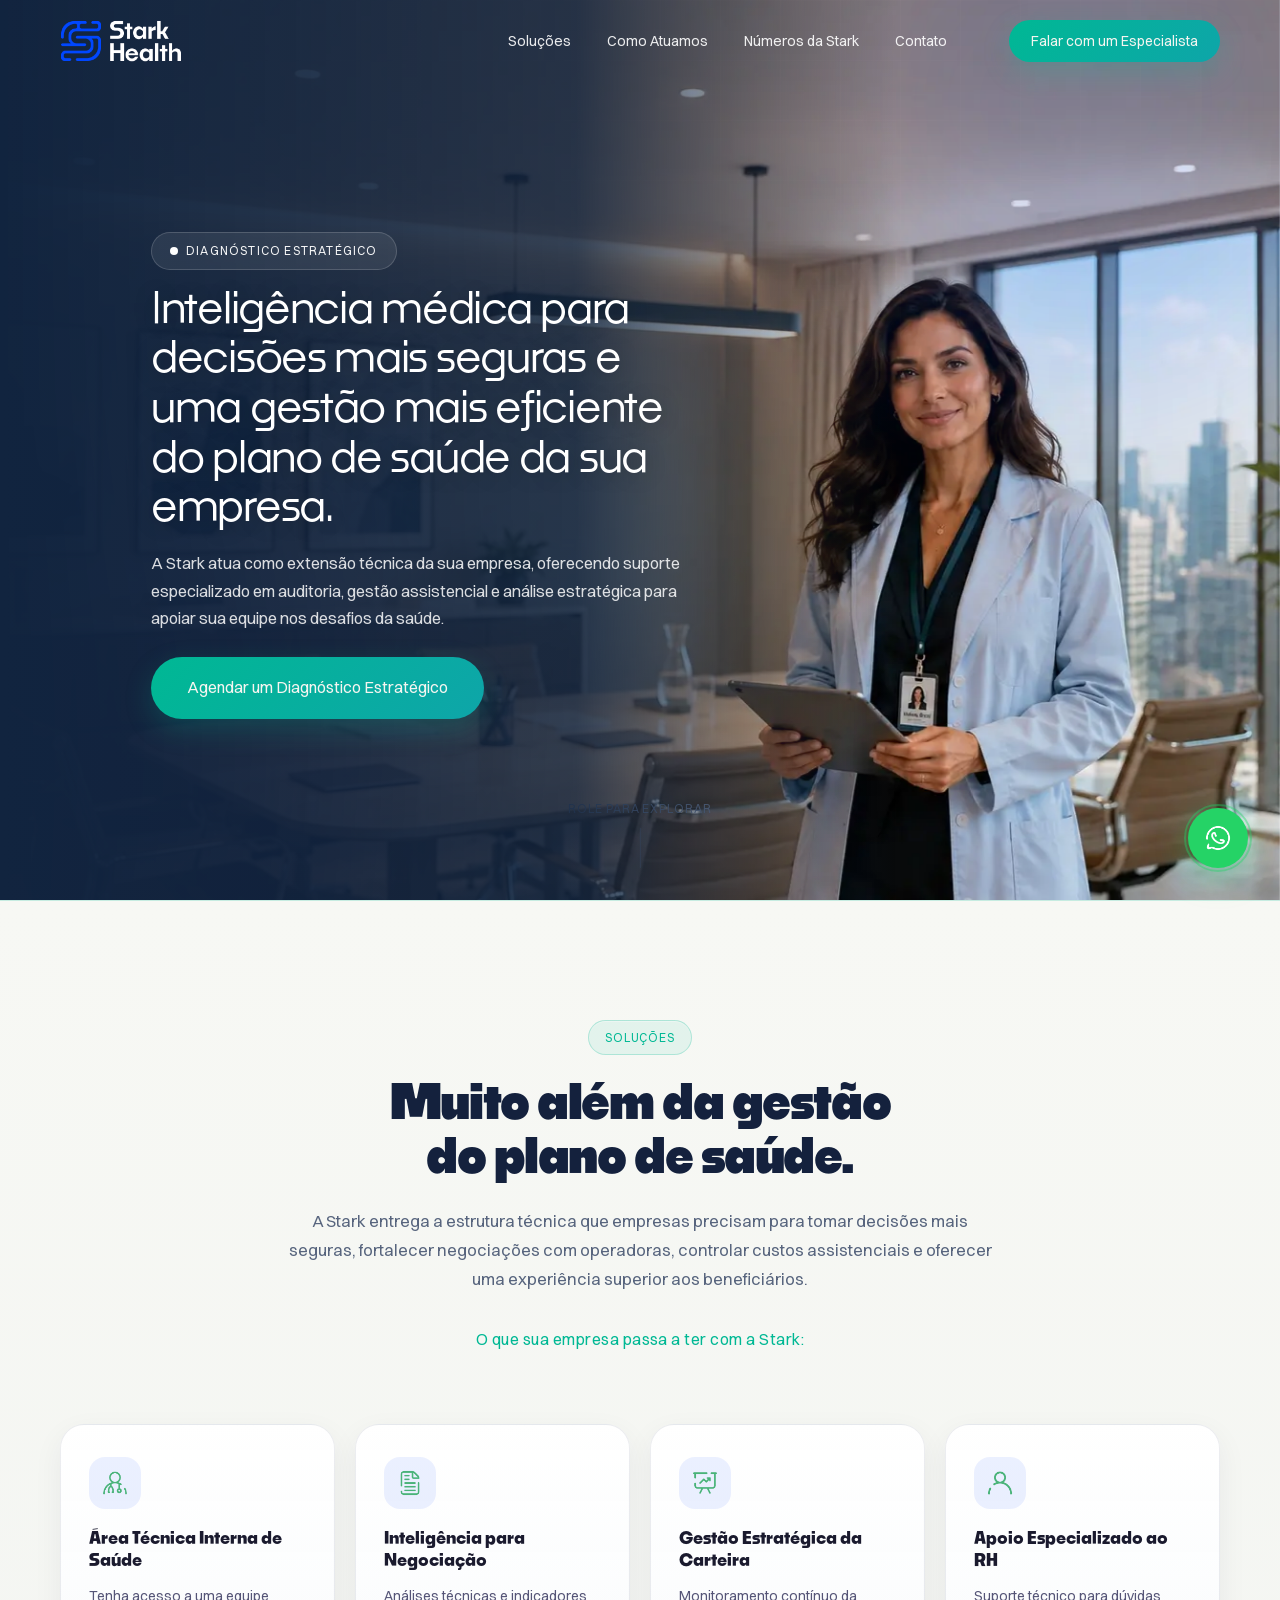
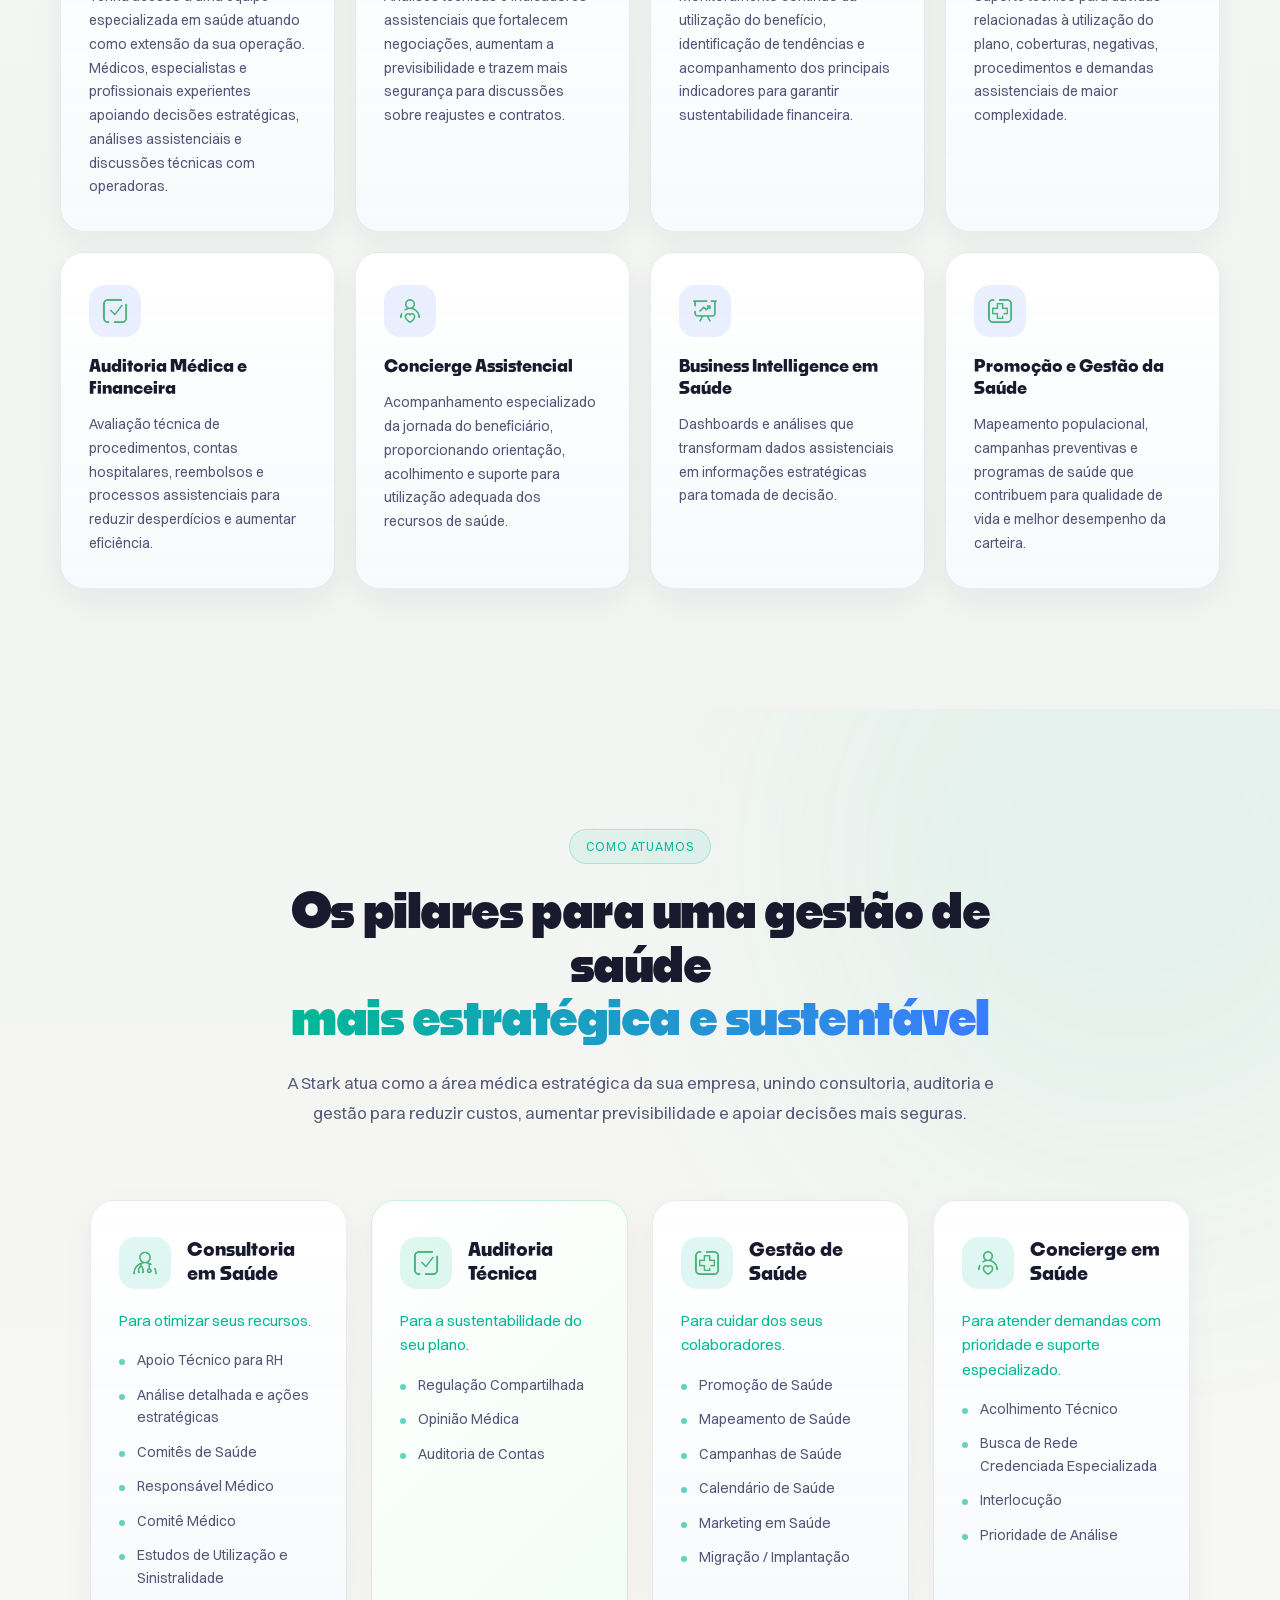
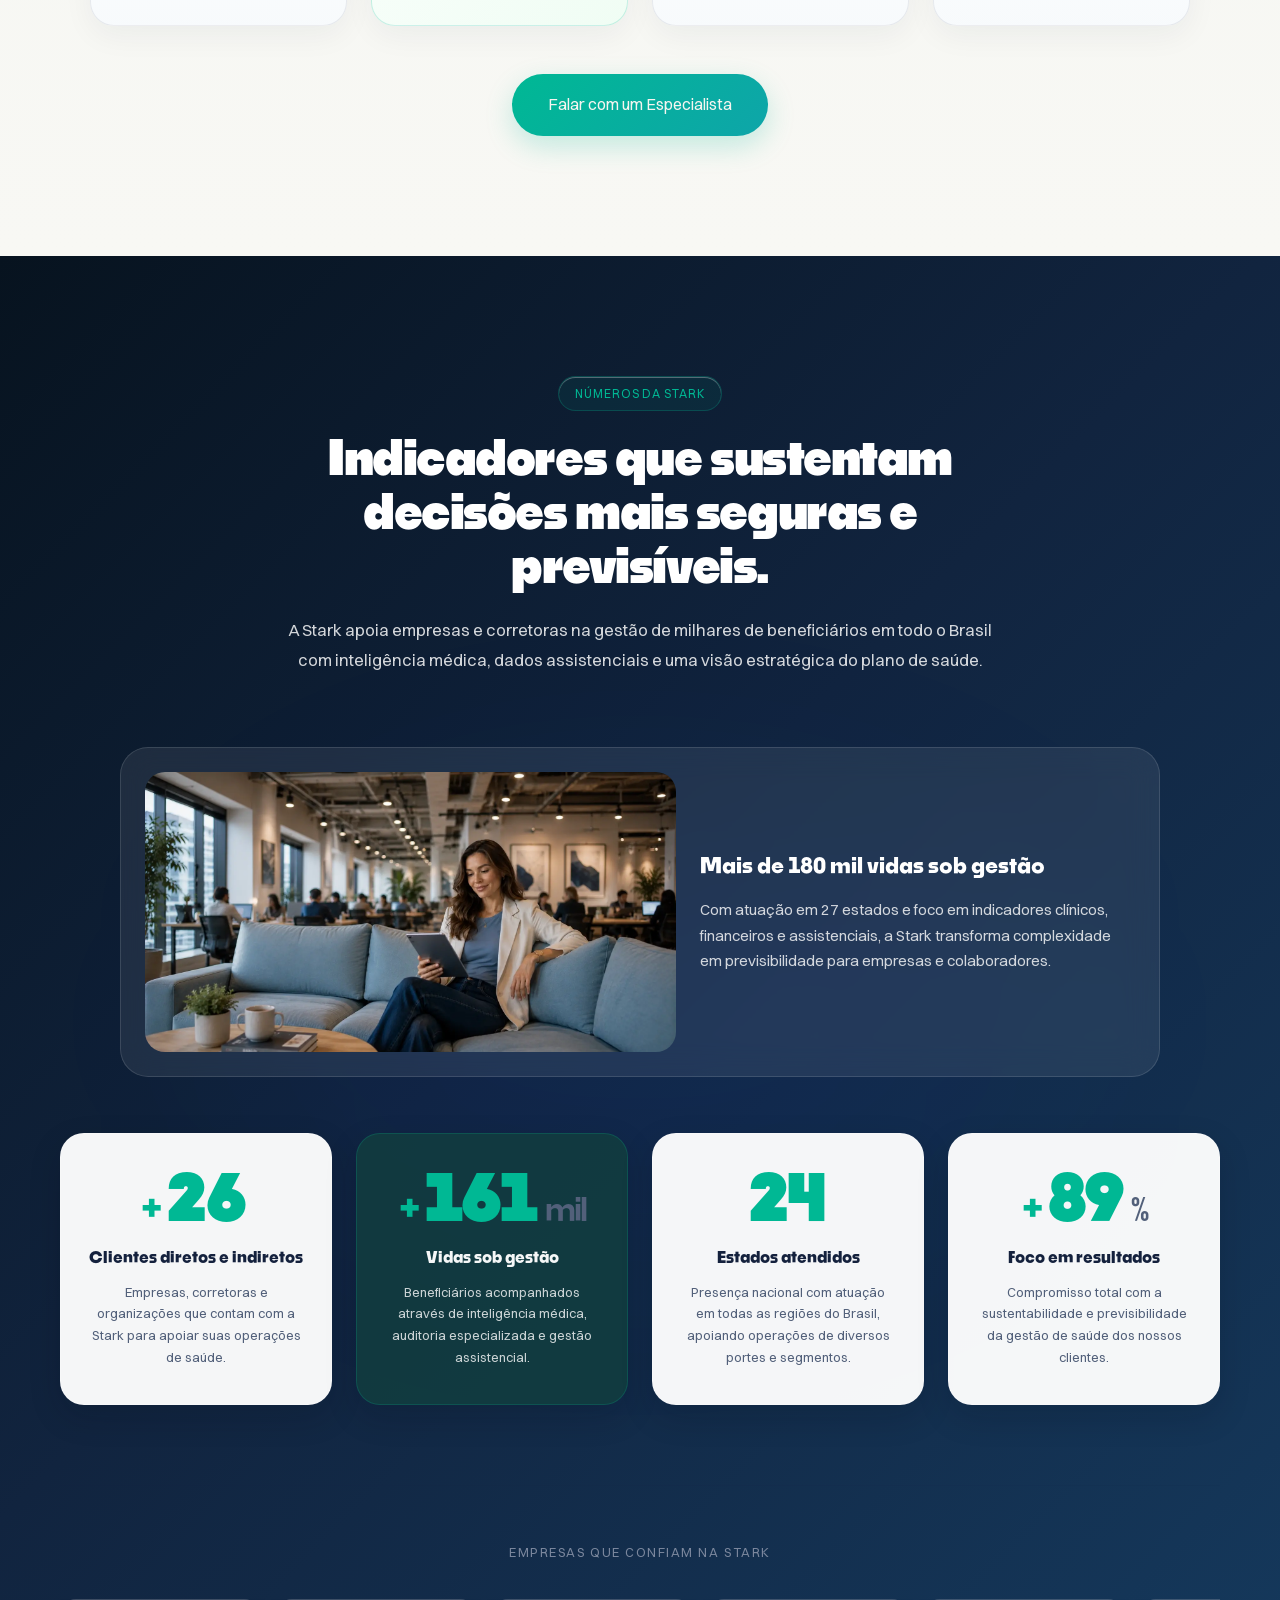
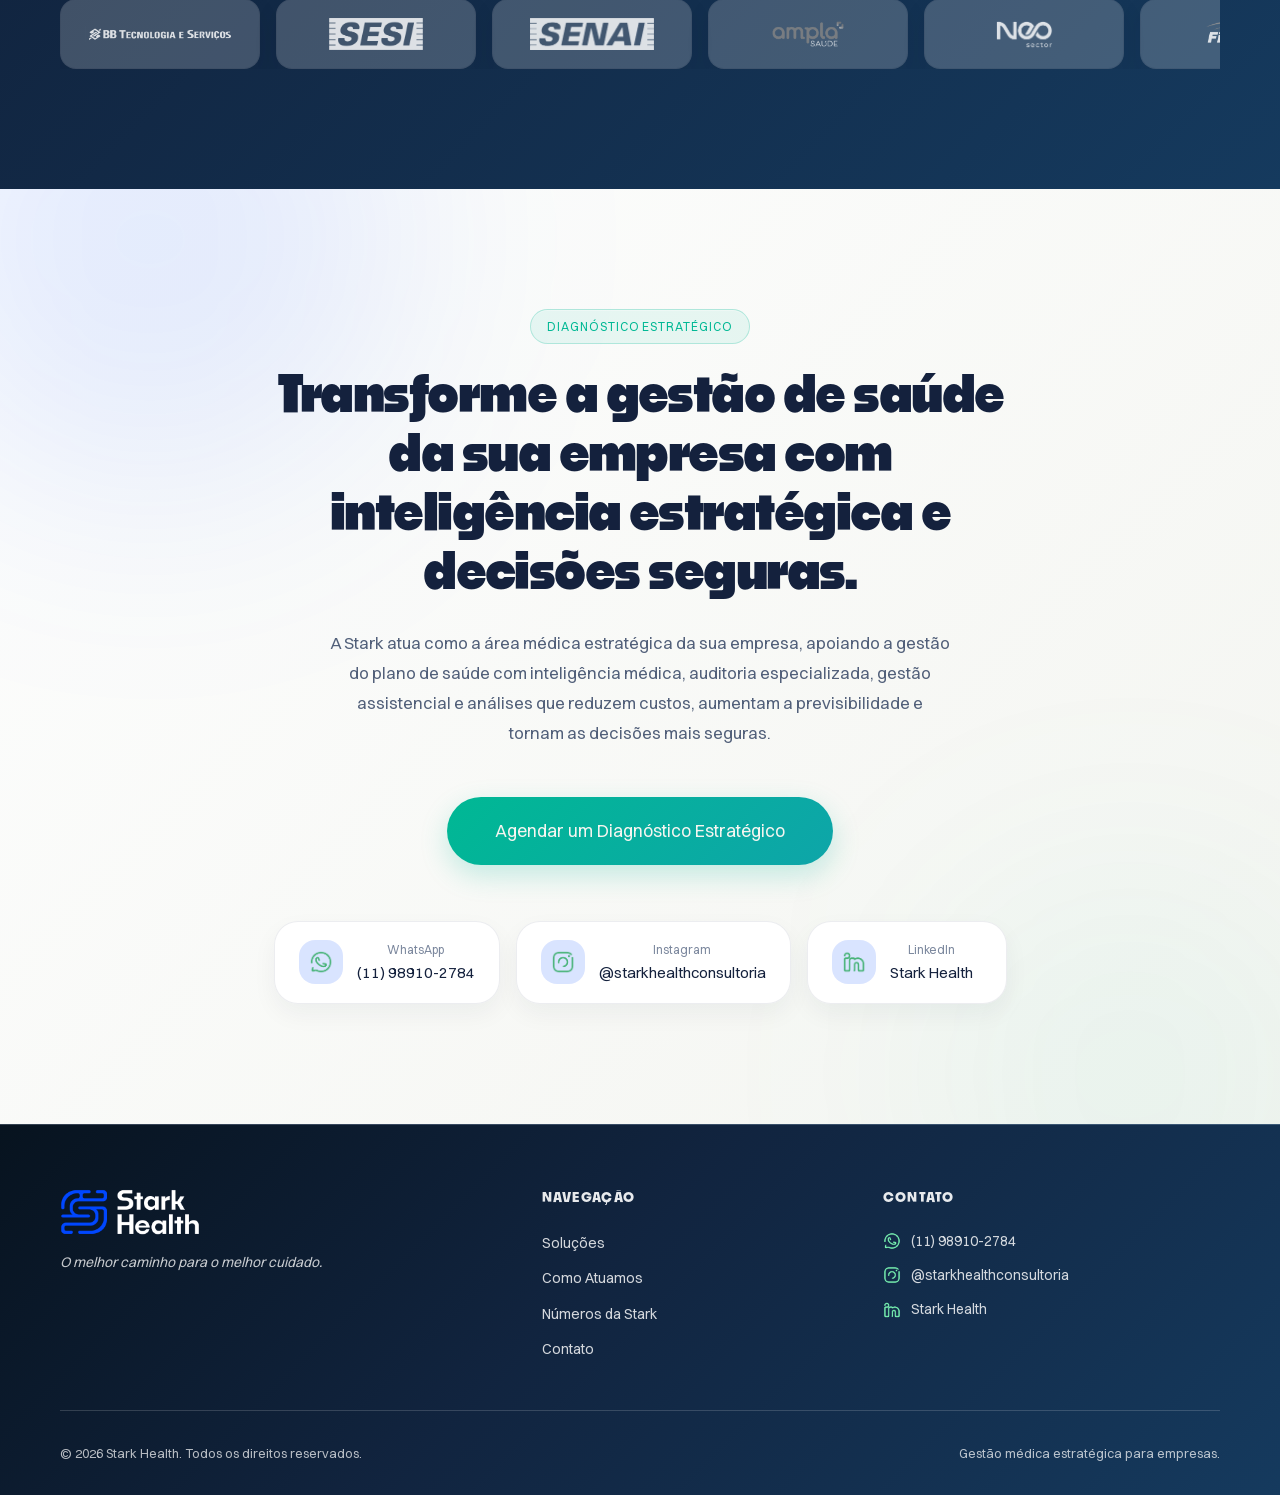
<file: index.html>
<!DOCTYPE html>
<html lang="pt-BR">

<head>
  <meta charset="UTF-8" />
  <meta name="viewport" content="width=device-width, initial-scale=1.0" />

  <!-- SEO Primary Tags -->
  <title>Stark Health | Gestão Médica Estratégica para Empresas e Corretoras</title>
  <meta name="description"
    content="A Stark Health atua como extensão técnica da sua operação oferecendo inteligência médica, auditoria especializada, gestão assistencial e Business Intelligence em saúde. +180 mil vidas sob gestão." />
  <meta name="keywords"
    content="gestão de saúde, auditoria médica, inteligência médica, gestão de benefícios, plano de saúde empresarial, concierge assistencial, business intelligence saúde, gestão de carteira de saúde" />
  <meta name="author" content="Stark Health" />
  <meta name="robots" content="index, follow" />
  <link rel="canonical" href="https://www.starkhealth.com.br/" />

  <!-- Open Graph / Facebook -->
  <meta property="og:type" content="website" />
  <meta property="og:url" content="https://www.starkhealth.com.br/" />
  <meta property="og:title" content="Stark Health | Gestão Médica Estratégica para Empresas e Corretoras" />
  <meta property="og:description"
    content="Inteligência médica, auditoria especializada e gestão assistencial para apoiar decisões, otimizar custos e melhorar a experiência dos beneficiários." />
  <meta property="og:image" content="logos/logoUse.png" />

  <!-- Twitter -->
  <meta property="twitter:card" content="summary_large_image" />
  <meta property="twitter:url" content="https://www.starkhealth.com.br/" />
  <meta property="twitter:title" content="Stark Health | Gestão Médica Estratégica" />
  <meta property="twitter:description"
    content="Inteligência médica, auditoria especializada e gestão assistencial para empresas e corretoras." />
  <meta property="twitter:image" content="logos/logoUse.png" />

  <!-- Favicon -->
  <link rel="icon" type="image/png" href="logos/faviconSite.png" />
  <link rel="apple-touch-icon" href="logos/faviconSite.png" />

  <!-- Fontes Pagas: Noka (Primária) + Switzer (Secundária) -->
  <link rel="stylesheet" href="fonts/Noka/noka.css" />
  <link rel="stylesheet" href="fonts/Switzer/switzer.css" />

  <!-- Schema Markup -->
  <script type="application/ld+json">
  {
    "@context": "https://schema.org",
    "@type": "Organization",
    "name": "Stark Health",
    "description": "Gestão médica estratégica, auditoria especializada e inteligência assistencial para empresas e corretoras.",
    "url": "https://www.starkhealth.com.br",
    "logo": "https://www.starkhealth.com.br/logos/logoUse.png",
    "contactPoint": {
      "@type": "ContactPoint",
      "telephone": "+55-11-98910-2784",
      "contactType": "customer support",
      "availableLanguage": "Portuguese"
    },
    "sameAs": [
      "https://www.instagram.com/starkhealthconsultoria",
      "https://www.linkedin.com/company/stark-health"
    ]
  }
  </script>

  <link rel="stylesheet" href="style.css" />
</head>

<body>

  <!-- ═══════════════════════════════════════════
       HEADER — NAVEGAÇÃO FIXA
  ═══════════════════════════════════════════ -->
  <header id="header" class="header" role="banner">
    <div class="container header__inner">
      <a href="#hero" class="header__logo" aria-label="Stark Health - Página Inicial">
        <img id="headerLogo" src="logos/logoUse2.png" alt="Stark Health Logo" width="160" height="52" />
      </a>

      <button class="header__menu-toggle" id="menuToggle" aria-label="Abrir menu de navegação" aria-expanded="false"
        aria-controls="navMenu">
        <span></span><span></span><span></span>
      </button>

      <nav class="header__nav" id="navMenu" role="navigation" aria-label="Navegação principal">
        <ul class="header__nav-list">
          <li><a href="#solucoes" class="header__nav-link" id="nav-solucoes">Soluções</a></li>
          <li><a href="#como-atuamos" class="header__nav-link" id="nav-como">Como Atuamos</a></li>
          <li><a href="#numeros" class="header__nav-link" id="nav-numeros">Números da Stark</a></li>
          <li><a href="#contato" class="header__nav-link" id="nav-contato">Contato</a></li>
        </ul>
        <a href="https://wa.me/5511989102784?text=Olá!%20Gostaria%20de%20falar%20com%20um%20especialista%20da%20Stark%20Health."
          target="_blank" rel="noopener noreferrer" class="btn btn--primary mobile-cta">
          Falar com um Especialista
        </a>
      </nav>

      <a href="https://wa.me/5511989102784?text=Olá!%20Gostaria%20de%20falar%20com%20um%20especialista%20da%20Stark%20Health."
        target="_blank" rel="noopener noreferrer" class="btn btn--primary btn--sm" id="cta-header">
        Falar com um Especialista
      </a>
    </div>
  </header>

  <main id="main-content">

    <!-- ═══════════════════════════════════════════
         DOBRA 1 — HERO SECTION
    ═══════════════════════════════════════════ -->
    <section id="hero" class="hero" aria-labelledby="hero-title">
      <div class="hero__bg-glow hero__bg-glow--1" aria-hidden="true"></div>
      <div class="hero__bg-glow hero__bg-glow--2" aria-hidden="true"></div>
      <div class="hero__bg-glow hero__bg-glow--3" aria-hidden="true"></div>

      <div class="hero__grid" aria-hidden="true"></div>

      <div class="container hero__inner">
        <div class="hero__content" data-animate="fade-up">
          <div class="hero__badge" data-animate="fade-down" data-delay="100">
            <span class="hero__badge-dot" aria-hidden="true"></span>
            Diagnóstico Estratégico
          </div>

          <h1 id="hero-title" class="hero__title" data-animate="fade-up" data-delay="200">
            Inteligência médica para decisões mais seguras e uma gestão mais eficiente do plano de saúde da sua empresa.
          </h1>

          <p class="hero__subtitle" data-animate="fade-up" data-delay="350">
            A Stark atua como extensão técnica da sua empresa, oferecendo suporte especializado em auditoria, gestão
            assistencial e análise estratégica para apoiar sua equipe nos desafios da saúde.

          </p>

          <div class="hero__ctas" data-animate="fade-up" data-delay="500">
            <a href="formulario.html" class="btn btn--primary btn--lg" id="cta-hero-primary">
              Agendar um Diagnóstico Estratégico
            </a>
          </div>
        </div>

        <div class="hero__visual" data-animate="fade-left" data-delay="300" aria-hidden="true">
          <div class="hero__image-wrapper">
            <img src="newImages/Imagem de capa do site Stark Health.webp" alt="" class="hero__image" />
            <div class="hero__image-overlay"></div>
            <div class="hero__floating-card">
              <span class="hero__floating-card-label">Inteligência médica</span>
              <strong>Decisões mais seguras para o seu plano.</strong>
            </div>
          </div>
        </div>
      </div>

      <div class="hero__scroll-indicator" aria-hidden="true">
        <span>Role para explorar</span>
        <div class="hero__scroll-line"></div>
      </div>
    </section>


    <!-- ═══════════════════════════════════════════
         DOBRA 2 — SOLUÇÕES
    ═══════════════════════════════════════════ -->
    <section id="solucoes" class="solutions" aria-labelledby="solutions-title">
      <div class="solutions__bg-accent" aria-hidden="true"></div>

      <div class="container">
        <div class="section-header" data-animate="fade-up">
          <div class="section-badge">Soluções</div>
          <h2 id="solutions-title" class="section-title">
            Muito além da gestão<br />do plano de saúde.
          </h2>
          <p class="section-subtitle">
            A Stark entrega a estrutura técnica que empresas precisam para tomar decisões mais seguras,
            fortalecer negociações com operadoras, controlar custos assistenciais e oferecer uma experiência superior
            aos beneficiários.
          </p>
          <p class="solutions__callout">O que sua empresa passa a ter com a Stark:</p>
        </div>

        <div class="solutions__grid" role="list">

          <article class="solution-card" data-animate="fade-up" data-delay="0" role="listitem">
            <div class="solution-card__icon" aria-hidden="true">
              <img src="icons/VERDE/MÉDICO.png" alt="" class="icon-img" style="width:28px;height:28px" />
            </div>
            <h3 class="solution-card__title">Área Técnica Interna de Saúde</h3>
            <p class="solution-card__desc">Tenha acesso a uma equipe especializada em saúde atuando como extensão da sua
              operação. Médicos, especialistas e profissionais experientes apoiando decisões estratégicas, análises
              assistenciais e discussões técnicas com operadoras.</p>
            <div class="solution-card__bar" aria-hidden="true"></div>
          </article>

          <article class="solution-card" data-animate="fade-up" data-delay="80" role="listitem">
            <div class="solution-card__icon" aria-hidden="true">
              <img src="icons/VERDE/DOCUMENTO.png" alt="" class="icon-img" style="width:28px;height:28px" />
            </div>
            <h3 class="solution-card__title">Inteligência para Negociação</h3>
            <p class="solution-card__desc">Análises técnicas e indicadores assistenciais que fortalecem negociações,
              aumentam a previsibilidade e trazem mais segurança para discussões sobre reajustes e contratos.</p>
            <div class="solution-card__bar" aria-hidden="true"></div>
          </article>

          <article class="solution-card" data-animate="fade-up" data-delay="160" role="listitem">
            <div class="solution-card__icon" aria-hidden="true">
              <img src="icons/VERDE/DADOS.png" alt="" class="icon-img" style="width:28px;height:28px" />
            </div>
            <h3 class="solution-card__title">Gestão Estratégica da Carteira</h3>
            <p class="solution-card__desc">Monitoramento contínuo da utilização do benefício, identificação de
              tendências e acompanhamento dos principais indicadores para garantir sustentabilidade financeira.</p>
            <div class="solution-card__bar" aria-hidden="true"></div>
          </article>

          <article class="solution-card" data-animate="fade-up" data-delay="240" role="listitem">
            <div class="solution-card__icon" aria-hidden="true">
              <img src="icons/VERDE/RH.png" alt="" class="icon-img" style="width:28px;height:28px" />
            </div>
            <h3 class="solution-card__title">Apoio Especializado ao RH</h3>
            <p class="solution-card__desc">Suporte técnico para dúvidas relacionadas à utilização do plano, coberturas,
              negativas, procedimentos e demandas assistenciais de maior complexidade.</p>
            <div class="solution-card__bar" aria-hidden="true"></div>
          </article>

          <article class="solution-card" data-animate="fade-up" data-delay="320" role="listitem">
            <div class="solution-card__icon" aria-hidden="true">
              <img src="icons/VERDE/AUDITORIA.png" alt="" class="icon-img" style="width:28px;height:28px" />
            </div>
            <h3 class="solution-card__title">Auditoria Médica e Financeira</h3>
            <p class="solution-card__desc">Avaliação técnica de procedimentos, contas hospitalares, reembolsos e
              processos assistenciais para reduzir desperdícios e aumentar eficiência.</p>
            <div class="solution-card__bar" aria-hidden="true"></div>
          </article>

          <article class="solution-card" data-animate="fade-up" data-delay="400" role="listitem">
            <div class="solution-card__icon" aria-hidden="true">
              <img src="icons/VERDE/CONCIERGE.png" alt="" class="icon-img" style="width:28px;height:28px" />
            </div>
            <h3 class="solution-card__title">Concierge Assistencial</h3>
            <p class="solution-card__desc">Acompanhamento especializado da jornada do beneficiário, proporcionando
              orientação, acolhimento e suporte para utilização adequada dos recursos de saúde.</p>
            <div class="solution-card__bar" aria-hidden="true"></div>
          </article>

          <article class="solution-card" data-animate="fade-up" data-delay="480" role="listitem">
            <div class="solution-card__icon" aria-hidden="true">
              <img src="icons/VERDE/DADOS.png" alt="" class="icon-img" style="width:28px;height:28px" />
            </div>
            <h3 class="solution-card__title">Business Intelligence em Saúde</h3>
            <p class="solution-card__desc">Dashboards e análises que transformam dados assistenciais em informações
              estratégicas para tomada de decisão.</p>
            <div class="solution-card__bar" aria-hidden="true"></div>
          </article>

          <article class="solution-card" data-animate="fade-up" data-delay="560" role="listitem">
            <div class="solution-card__icon" aria-hidden="true">
              <img src="icons/VERDE/SAÚDE.png" alt="" class="icon-img" style="width:28px;height:28px" />
            </div>
            <h3 class="solution-card__title">Promoção e Gestão da Saúde</h3>
            <p class="solution-card__desc">Mapeamento populacional, campanhas preventivas e programas de saúde que
              contribuem para qualidade de vida e melhor desempenho da carteira.</p>
            <div class="solution-card__bar" aria-hidden="true"></div>
          </article>

        </div>
      </div>
    </section>


    <!-- ═══════════════════════════════════════════
         DOBRA 3 — COMO ATUAMOS
    ═══════════════════════════════════════════ -->
    <section id="como-atuamos" class="process" aria-labelledby="process-title">
      <div class="process__bg" aria-hidden="true"></div>

      <div class="container">
        <div class="section-header" data-animate="fade-up">
          <div class="section-badge">Como Atuamos</div>
          <h2 id="process-title" class="section-title">
            Os pilares para uma gestão de saúde<br />
            <span class="gradient-text">mais estratégica e sustentável</span>
          </h2>
          <p class="section-subtitle">
            A Stark atua como a área médica estratégica da sua empresa, unindo consultoria, auditoria e gestão para
            reduzir custos, aumentar previsibilidade e apoiar decisões mais seguras.
          </p>
        </div>

        <div class="pillars__grid" role="list">
          <article class="pillar-card" data-animate="fade-up" data-delay="0" role="listitem">
            <div class="pillar-card__header">
              <div class="pillar-card__icon" aria-hidden="true">
                <img src="icons/VERDE/MÉDICO.png" alt="" class="icon-img" style="width:28px;height:28px" />
              </div>
              <h3 class="pillar-card__title">Consultoria em Saúde</h3>
            </div>
            <p class="pillar-card__lead">Para otimizar seus recursos.</p>
            <ul class="pillar-card__list">
              <li class="pillar-card__item">Apoio Técnico para RH</li>
              <li class="pillar-card__item">Análise detalhada e ações estratégicas</li>
              <li class="pillar-card__item">Comitês de Saúde</li>
              <li class="pillar-card__item">Responsável Médico</li>
              <li class="pillar-card__item">Comitê Médico</li>
              <li class="pillar-card__item">Estudos de Utilização e Sinistralidade</li>
            </ul>
            <div class="pillar-card__bar" aria-hidden="true"></div>
          </article>

          <article class="pillar-card pillar-card--featured" data-animate="fade-up" data-delay="100" role="listitem">
            <div class="pillar-card__header">
              <div class="pillar-card__icon" aria-hidden="true">
                <img src="icons/VERDE/AUDITORIA.png" alt="" class="icon-img" style="width:28px;height:28px" />
              </div>
              <h3 class="pillar-card__title">Auditoria Técnica</h3>
            </div>
            <p class="pillar-card__lead">Para a sustentabilidade do seu plano.</p>
            <ul class="pillar-card__list">
              <li class="pillar-card__item">Regulação Compartilhada</li>
              <li class="pillar-card__item">Opinião Médica</li>
              <li class="pillar-card__item">Auditoria de Contas</li>
            </ul>
            <div class="pillar-card__bar" aria-hidden="true"></div>
          </article>

          <article class="pillar-card" data-animate="fade-up" data-delay="200" role="listitem">
            <div class="pillar-card__header">
              <div class="pillar-card__icon" aria-hidden="true">
                <img src="icons/VERDE/SAÚDE.png" alt="" class="icon-img" style="width:28px;height:28px" />
              </div>
              <h3 class="pillar-card__title">Gestão de Saúde</h3>
            </div>
            <p class="pillar-card__lead">Para cuidar dos seus colaboradores.</p>
            <ul class="pillar-card__list">
              <li class="pillar-card__item">Promoção de Saúde</li>
              <li class="pillar-card__item">Mapeamento de Saúde</li>
              <li class="pillar-card__item">Campanhas de Saúde</li>
              <li class="pillar-card__item">Calendário de Saúde</li>
              <li class="pillar-card__item">Marketing em Saúde</li>
              <li class="pillar-card__item">Migração / Implantação</li>
            </ul>
            <div class="pillar-card__bar" aria-hidden="true"></div>
          </article>

          <article class="pillar-card" data-animate="fade-up" data-delay="300" role="listitem">
            <div class="pillar-card__header">
              <div class="pillar-card__icon" aria-hidden="true">
                <img src="iconesUsar/VERDE/CONCIERGE.png" alt="" class="icon-img" style="width:28px;height:28px" />
              </div>
              <h3 class="pillar-card__title">Concierge em Saúde</h3>
            </div>
            <p class="pillar-card__lead">Para atender demandas com prioridade e suporte especializado.</p>
            <ul class="pillar-card__list">
              <li class="pillar-card__item">Acolhimento Técnico</li>
              <li class="pillar-card__item">Busca de Rede Credenciada Especializada</li>
              <li class="pillar-card__item">Interlocução</li>
              <li class="pillar-card__item">Prioridade de Análise</li>
            </ul>
            <div class="pillar-card__bar" aria-hidden="true"></div>
          </article>
        </div>

        <div class="pillars__cta" data-animate="fade-up" data-delay="300">
          <a href="https://wa.me/5511989102784?text=Olá!%20Quero%20saber%20mais%20sobre%20como%20a%20Stark%20Health%20atua."
            target="_blank" rel="noopener noreferrer" class="btn btn--primary btn--lg">
            Falar com um Especialista
          </a>
        </div>
      </div>
    </section>


    <!-- ═══════════════════════════════════════════
         DOBRA 4 — NÚMEROS E PROVA SOCIAL
    ═══════════════════════════════════════════ -->
    <section id="numeros" class="numbers" aria-labelledby="numbers-title">
      <div class="numbers__bg-glow" aria-hidden="true"></div>

      <div class="container">
        <div class="section-header" data-animate="fade-up">
          <div class="section-badge">Números da Stark</div>
          <h2 id="numbers-title" class="section-title">
            Indicadores que sustentam decisões mais seguras e previsíveis.
          </h2>
          <p class="section-subtitle">
            A Stark apoia empresas e corretoras na gestão de milhares de beneficiários em todo o Brasil com inteligência
            médica, dados assistenciais e uma visão estratégica do plano de saúde.
          </p>
        </div>

        <div class="numbers__media" data-animate="fade-up" data-delay="100">
          <img src="newImages/Imagem extra para uso no site Stark Health.webp" alt="" />
          <div class="numbers__media-copy">
            <h3>Mais de 180 mil vidas sob gestão</h3>
            <p>Com atuação em 27 estados e foco em indicadores clínicos, financeiros e assistenciais, a Stark transforma
              complexidade em previsibilidade para empresas e colaboradores.</p>
          </div>
        </div>

        <div class="numbers__stats" role="list">

          <div class="numbers__stat" data-animate="fade-up" data-delay="0" role="listitem">
            <div class="numbers__stat-value" data-count="30" data-prefix="+" aria-label="Mais de 30 clientes">
              <span class="counter">0</span>
            </div>
            <div class="numbers__stat-label">Clientes diretos e indiretos</div>
            <div class="numbers__stat-desc">Empresas, corretoras e organizações que contam com a Stark para apoiar suas
              operações de saúde.</div>
          </div>

          <div class="numbers__stat numbers__stat--featured" data-animate="fade-up" data-delay="150" role="listitem">
            <div class="numbers__stat-value" data-count="180" data-prefix="+" data-suffix="mil"
              aria-label="Mais de 180 mil vidas sob gestão">
              <span class="counter">0</span>
            </div>
            <div class="numbers__stat-label">Vidas sob gestão</div>
            <div class="numbers__stat-desc">Beneficiários acompanhados através de inteligência médica, auditoria
              especializada e gestão assistencial.</div>
          </div>

          <div class="numbers__stat" data-animate="fade-up" data-delay="300" role="listitem">
            <div class="numbers__stat-value" data-count="27" aria-label="27 estados atendidos">
              <span class="counter">0</span>
            </div>
            <div class="numbers__stat-label">Estados atendidos</div>
            <div class="numbers__stat-desc">Presença nacional com atuação em todas as regiões do Brasil, apoiando
              operações de diversos portes e segmentos.</div>
          </div>

          <div class="numbers__stat" data-animate="fade-up" data-delay="450" role="listitem">
            <div class="numbers__stat-value" data-count="100" data-prefix="+" data-suffix="%"
              aria-label="Mais de 100% de dedicação aos clientes">
              <span class="counter">0</span>
            </div>
            <div class="numbers__stat-label">Foco em resultados</div>
            <div class="numbers__stat-desc">Compromisso total com a sustentabilidade e previsibilidade da gestão de
              saúde
              dos nossos clientes.</div>
          </div>

        </div>

        <!-- Logo Carousel -->
        <div class="logos-section" data-animate="fade-up" data-delay="200">
          <p class="logos-section__title">Empresas que confiam na Stark</p>
          <div class="logos-carousel"
            aria-label="Logos de clientes: BB Tecnologia e Serviços, SESI, SENAI, Ampla Saúde, NeoSector, Fidelitas, Solution Consultoria">
            <div class="logos-track">
              <div class="logos-track__inner">
                <div class="logo-item"><img src="logosParceiros/BB TECNOLOGIA E SERVIÇOS.png"
                    alt="BB Tecnologia e Serviços" /></div>
                <div class="logo-item"><img src="logosParceiros/SESI.png" alt="SESI" /></div>
                <div class="logo-item"><img src="logosParceiros/SENAI.png" alt="SENAI" /></div>
                <div class="logo-item"><img src="logosParceiros/AMPLA.png" alt="Ampla Saúde" /></div>
                <div class="logo-item"><img src="logosParceiros/NEOSECTOR.png" alt="NeoSector" /></div>
                <div class="logo-item"><img src="logosParceiros/Fidelitas.png" alt="Fidelitas" /></div>
                <div class="logo-item"><img src="logosParceiros/SOLUTION 20.png" alt="Solution Consultoria" /></div>
                <!-- Duplicates for infinite loop -->
                <div class="logo-item" aria-hidden="true"><img src="logosParceiros/BB TECNOLOGIA E SERVIÇOS.png"
                    alt="BB Tecnologia e Serviços" /></div>
                <div class="logo-item" aria-hidden="true"><img src="logosParceiros/SESI.png" alt="SESI" /></div>
                <div class="logo-item" aria-hidden="true"><img src="logosParceiros/SENAI.png" alt="SENAI" /></div>
                <div class="logo-item" aria-hidden="true"><img src="logosParceiros/AMPLA.png" alt="Ampla Saúde" /></div>
                <div class="logo-item" aria-hidden="true"><img src="logosParceiros/NEOSECTOR.png" alt="NeoSector" />
                </div>
                <div class="logo-item" aria-hidden="true"><img src="logosParceiros/Fidelitas.png" alt="Fidelitas" />
                </div>
                <div class="logo-item" aria-hidden="true"><img src="logosParceiros/SOLUTION 20.png"
                    alt="Solution Consultoria" /></div>
              </div>
            </div>
          </div>
        </div>

      </div>
    </section>


    <!-- ═══════════════════════════════════════════
         DOBRA 5 — CTA FINAL / CONTATO
    ═══════════════════════════════════════════ -->
    <section id="contato" class="cta-section" aria-labelledby="cta-title">
      <div class="cta-section__bg" aria-hidden="true"></div>
      <div class="cta-section__glow-1" aria-hidden="true"></div>
      <div class="cta-section__glow-2" aria-hidden="true"></div>

      <div class="container">
        <div class="cta-section__inner" data-animate="fade-up">
          <div class="section-badge">Diagnóstico Estratégico</div>
          <h2 id="cta-title" class="cta-section__title">
            Transforme a gestão de saúde da sua empresa com inteligência estratégica e decisões seguras.
          </h2>
          <p class="cta-section__subtitle">
            A Stark atua como a área médica estratégica da sua empresa, apoiando a gestão do plano de saúde com
            inteligência médica, auditoria especializada, gestão assistencial e análises que reduzem custos, aumentam a
            previsibilidade e tornam as decisões mais seguras.
          </p>

          <a href="https://wa.me/5511989102784?text=Olá!%20Gostaria%20de%20agendar%20um%20diagnóstico%20estratégico%20com%20a%20Stark%20Health."
            target="_blank" rel="noopener noreferrer" class="btn btn--primary btn--xl" id="cta-final">
            Agendar um Diagnóstico Estratégico
          </a>

          <div class="cta-section__contacts" role="list" aria-label="Informações de contato da Stark Health">
            <a href="https://wa.me/5511989102784" target="_blank" rel="noopener noreferrer" class="contact-item"
              id="contact-whatsapp" role="listitem">
              <div class="contact-item__icon contact-item__icon--blue" aria-hidden="true">
                <img src="icons/VERDE/WHATSAPP.png" alt="" class="icon-img" style="width:24px;height:24px" />
              </div>
              <div>
                <div class="contact-item__label">WhatsApp</div>
                <div class="contact-item__value">(11) 98910-2784</div>
              </div>
            </a>

            <a href="https://instagram.com/starkhealthconsultoria" target="_blank" rel="noopener noreferrer"
              class="contact-item" id="contact-instagram" role="listitem">
              <div class="contact-item__icon contact-item__icon--blue" aria-hidden="true">
                <img src="icons/VERDE/INSTAGRAM.png" alt="" class="icon-img" style="width:24px;height:24px" />
              </div>
              <div>
                <div class="contact-item__label">Instagram</div>
                <div class="contact-item__value">@starkhealthconsultoria</div>
              </div>
            </a>

            <a href="https://linkedin.com/company/stark-health" target="_blank" rel="noopener noreferrer"
              class="contact-item" id="contact-linkedin" role="listitem">
              <div class="contact-item__icon contact-item__icon--blue" aria-hidden="true">
                <img src="icons/VERDE/LINKEDIN.png" alt="" class="icon-img" style="width:24px;height:24px" />
              </div>
              <div>
                <div class="contact-item__label">LinkedIn</div>
                <div class="contact-item__value">Stark Health</div>
              </div>
            </a>
          </div>
        </div>
      </div>
    </section>

  </main>


  <!-- ═══════════════════════════════════════════
       FOOTER
  ═══════════════════════════════════════════ -->
  <footer class="footer" role="contentinfo">
    <div class="container">
      <div class="footer__inner">
        <div class="footer__brand">
          <a href="#hero" aria-label="Stark Health - Voltar ao topo">
            <img src="logos/logoUse2.png" alt="Stark Health" width="140" height="46" />
          </a>
          <p class="footer__tagline">O melhor caminho para o melhor cuidado.</p>
        </div>

        <nav class="footer__nav" aria-label="Navegação rodapé">
          <h3 class="footer__nav-title">Navegação</h3>
          <ul class="footer__nav-list">
            <li><a href="#solucoes" class="footer__nav-link">Soluções</a></li>
            <li><a href="#como-atuamos" class="footer__nav-link">Como Atuamos</a></li>
            <li><a href="#numeros" class="footer__nav-link">Números da Stark</a></li>
            <li><a href="#contato" class="footer__nav-link">Contato</a></li>
          </ul>
        </nav>

        <div class="footer__contact">
          <h3 class="footer__nav-title">Contato</h3>
          <div class="footer__contact-list">
            <a href="https://wa.me/5511989102784" target="_blank" rel="noopener noreferrer"
              class="footer__contact-item">
              <img src="icons/VERDE/WHATSAPP.png" alt="" style="width:18px;height:18px" />
              (11) 98910-2784
            </a>
            <a href="https://instagram.com/starkhealthconsultoria" target="_blank" rel="noopener noreferrer"
              class="footer__contact-item">
              <img src="icons/VERDE/INSTAGRAM.png" alt="" style="width:18px;height:18px" />
              @starkhealthconsultoria
            </a>
            <a href="https://linkedin.com/company/stark-health" target="_blank" rel="noopener noreferrer"
              class="footer__contact-item">
              <img src="icons/VERDE/LINKEDIN.png" alt="" style="width:18px;height:18px" />
              Stark Health
            </a>
          </div>
        </div>
      </div>

      <div class="footer__bottom">
        <p class="footer__copy">
          &copy; <span id="year"></span> Stark Health. Todos os direitos reservados.
        </p>
        <p class="footer__legal">
          Gestão médica estratégica para empresas.
        </p>
      </div>
    </div>
  </footer>

  <!-- WhatsApp Float Button -->
  <a href="https://wa.me/5511989102784?text=Olá!%20Vim%20pelo%20site%20e%20gostaria%20de%20saber%20mais%20sobre%20a%20Stark%20Health."
    target="_blank" rel="noopener noreferrer" class="whatsapp-float" id="whatsapp-float"
    aria-label="Falar no WhatsApp com a Stark Health">
    <img src="icons/BRANCO/WHATSAPP.png" alt="" style="width:28px;height:28px" />
    <span class="whatsapp-float__pulse" aria-hidden="true"></span>
  </a>

  <script src="script.js"></script>
</body>

</html>
</file>
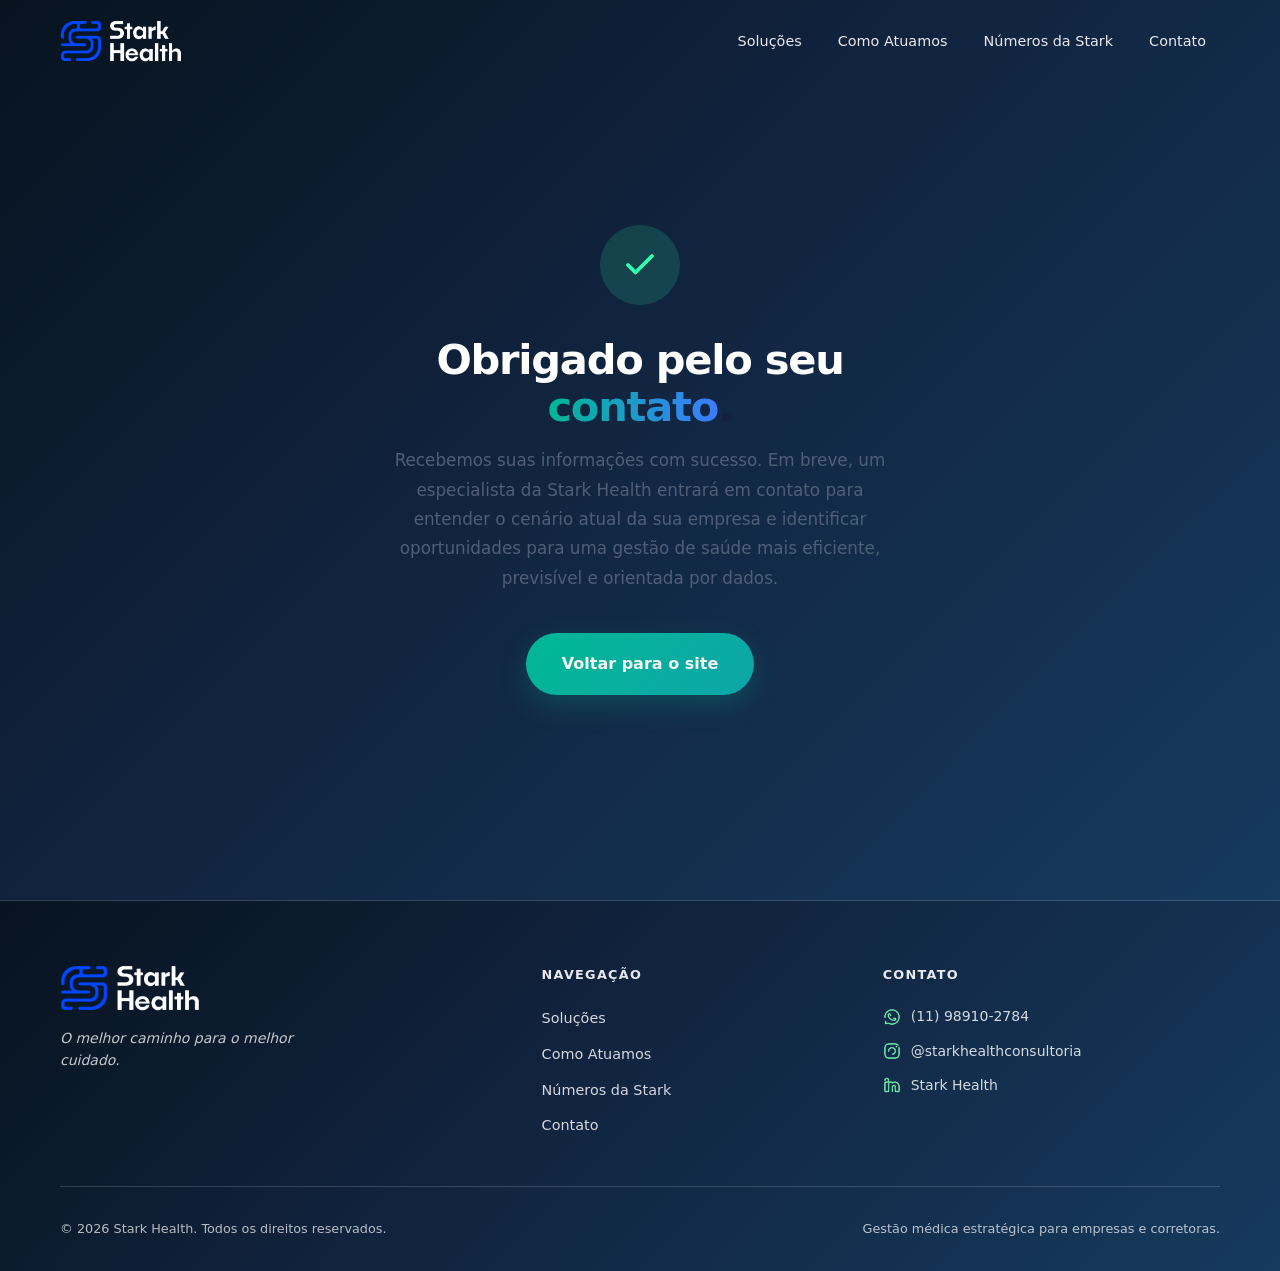
<file: obrigado.html>
<!DOCTYPE html>
<html lang="pt-BR">

<head>
  <meta charset="UTF-8" />
  <meta name="viewport" content="width=device-width, initial-scale=1.0" />
  <title>Stark Health | Obrigado pelo contato</title>
  <meta name="robots" content="noindex, nofollow" />
  <link rel="stylesheet" href="style.css" />
</head>

<body>

  <header id="header" class="header" role="banner">
    <div class="container header__inner">
      <a href="index.html#hero" class="header__logo" aria-label="Stark Health - Página Inicial">
        <img id="headerLogo" src="logos/logoUse2.png" alt="Stark Health Logo" width="160" height="52" />
      </a>
      <button class="header__menu-toggle" id="menuToggle" aria-label="Abrir menu de navegação" aria-expanded="false" aria-controls="navMenu">
        <span></span><span></span><span></span>
      </button>
      <nav class="header__nav" id="navMenu" role="navigation" aria-label="Navegação principal">
        <ul class="header__nav-list">
          <li><a href="index.html#solucoes" class="header__nav-link">Soluções</a></li>
          <li><a href="index.html#como-atuamos" class="header__nav-link">Como Atuamos</a></li>
          <li><a href="index.html#numeros" class="header__nav-link">Números da Stark</a></li>
          <li><a href="index.html#contato" class="header__nav-link">Contato</a></li>
        </ul>
        <a href="https://wa.me/5511989102784?text=Olá!%20Gostaria%20de%20falar%20com%20um%20especialista%20da%20Stark%20Health." target="_blank" rel="noopener noreferrer" class="btn btn--primary mobile-cta">Falar com um Especialista</a>
      </nav>
    </div>
  </header>

  <main id="main-content">
    <section style="min-height:100vh;display:flex;align-items:center;padding-top:100px;padding-bottom:80px;background:var(--grad-hero);">
      <div class="container" style="width:100%;">
        <div style="max-width:600px;margin:0 auto;text-align:center;">

          <div style="width:80px;height:80px;border-radius:50%;background:rgba(49,255,176,0.15);display:flex;align-items:center;justify-content:center;margin:0 auto 32px;">
            <svg width="36" height="36" viewBox="0 0 24 24" fill="none" stroke="#31ffb0" stroke-width="2.5" stroke-linecap="round" stroke-linejoin="round">
              <polyline points="20 6 9 17 4 12" />
            </svg>
          </div>

          <h1 class="section-title" style="font-size:clamp(1.8rem,4vw,2.6rem);margin-bottom:16px;">
            <span style="color:#fff;">Obrigado pelo seu</span> <span class="gradient-text">contato</span>.
          </h1>

          <p class="section-subtitle" style="max-width:520px;margin-bottom:40px;">
            Recebemos suas informações com sucesso. Em breve, um especialista da Stark Health entrará em contato para entender o cenário atual da sua empresa e identificar oportunidades para uma gestão de saúde mais eficiente, previsível e orientada por dados.
          </p>

          <a href="index.html" class="btn btn--primary btn--lg">
            Voltar para o site
          </a>

        </div>
      </div>
    </section>
  </main>

  <footer class="footer" role="contentinfo">
    <div class="container">
      <div class="footer__inner">
        <div class="footer__brand">
          <a href="index.html" aria-label="Stark Health - Voltar ao topo">
            <img src="logos/logoUse2.png" alt="Stark Health" width="140" height="46" />
          </a>
          <p class="footer__tagline">O melhor caminho para o melhor cuidado.</p>
        </div>
        <nav class="footer__nav" aria-label="Navegação rodapé">
          <h3 class="footer__nav-title">Navegação</h3>
          <ul class="footer__nav-list">
            <li><a href="index.html#solucoes" class="footer__nav-link">Soluções</a></li>
            <li><a href="index.html#como-atuamos" class="footer__nav-link">Como Atuamos</a></li>
            <li><a href="index.html#numeros" class="footer__nav-link">Números da Stark</a></li>
            <li><a href="index.html#contato" class="footer__nav-link">Contato</a></li>
          </ul>
        </nav>
        <div class="footer__contact">
          <h3 class="footer__nav-title">Contato</h3>
          <div class="footer__contact-list">
            <a href="https://wa.me/5511989102784" target="_blank" rel="noopener noreferrer" class="footer__contact-item">
              <img src="icons/VERDE/WHATSAPP.png" alt="" style="width:18px;height:18px" />
              (11) 98910-2784
            </a>
            <a href="https://instagram.com/starkhealthconsultoria" target="_blank" rel="noopener noreferrer" class="footer__contact-item">
              <img src="icons/VERDE/INSTAGRAM.png" alt="" style="width:18px;height:18px" />
              @starkhealthconsultoria
            </a>
            <a href="https://linkedin.com/company/stark-health" target="_blank" rel="noopener noreferrer" class="footer__contact-item">
              <img src="icons/VERDE/LINKEDIN.png" alt="" style="width:18px;height:18px" />
              Stark Health
            </a>
          </div>
        </div>
      </div>
      <div class="footer__bottom">
        <p class="footer__copy">&copy; <span id="year"></span> Stark Health. Todos os direitos reservados.</p>
        <p class="footer__legal">Gestão médica estratégica para empresas e corretoras.</p>
      </div>
    </div>
  </footer>

  <script src="script.js"></script>
</body>

</html>
</file>
<file: fonts/Noka/noka.css>
/* =========================================
   Noka Font Family — Fontes Pagas
   ========================================= */

@font-face {
  font-family: 'Noka';
  src: url('Noka-Light.otf') format('opentype');
  font-weight: 300;
  font-display: swap;
  font-style: normal;
}

@font-face {
  font-family: 'Noka';
  src: url('Noka-Medium.otf') format('opentype');
  font-weight: 500;
  font-display: swap;
  font-style: normal;
}

@font-face {
  font-family: 'Noka';
  src: url('Noka-Semibold.otf') format('opentype');
  font-weight: 600;
  font-display: swap;
  font-style: normal;
}

@font-face {
  font-family: 'Noka';
  src: url('Noka-Bold.otf') format('opentype');
  font-weight: 700;
  font-display: swap;
  font-style: normal;
}

@font-face {
  font-family: 'Noka';
  src: url('Noka-Black.otf') format('opentype');
  font-weight: 900;
  font-display: swap;
  font-style: normal;
}
</file>
<file: fonts/Switzer/switzer.css>
/* =========================================
   Switzer Font Family — Fontes Pagas
   Designed by: Jérémie Hornus
   URL: https://www.fontshare.com/fonts/switzer
   ========================================= */

@font-face {
  font-family: 'Switzer-Variable';
  src: url('Switzer-Variable.woff') format('woff'),
       url('Switzer-Variable.ttf') format('truetype');
  font-weight: 100 900;
  font-display: swap;
  font-style: normal;
}

@font-face {
  font-family: 'Switzer-VariableItalic';
  src: url('Switzer-VariableItalic.woff') format('woff'),
       url('Switzer-VariableItalic.ttf') format('truetype');
  font-weight: 100 900;
  font-display: swap;
  font-style: italic;
}

@font-face {
  font-family: 'Switzer-Thin';
  src: url('Switzer-Thin.woff') format('woff'),
       url('Switzer-Thin.ttf') format('truetype');
  font-weight: 100;
  font-display: swap;
  font-style: normal;
}

@font-face {
  font-family: 'Switzer-ThinItalic';
  src: url('Switzer-ThinItalic.woff') format('woff'),
       url('Switzer-ThinItalic.ttf') format('truetype');
  font-weight: 100;
  font-display: swap;
  font-style: italic;
}

@font-face {
  font-family: 'Switzer-Extralight';
  src: url('Switzer-Extralight.woff') format('woff'),
       url('Switzer-Extralight.ttf') format('truetype');
  font-weight: 200;
  font-display: swap;
  font-style: normal;
}

@font-face {
  font-family: 'Switzer-ExtralightItalic';
  src: url('Switzer-ExtralightItalic.woff') format('woff'),
       url('Switzer-ExtralightItalic.ttf') format('truetype');
  font-weight: 200;
  font-display: swap;
  font-style: italic;
}

@font-face {
  font-family: 'Switzer-Light';
  src: url('Switzer-Light.woff') format('woff'),
       url('Switzer-Light.ttf') format('truetype');
  font-weight: 300;
  font-display: swap;
  font-style: normal;
}

@font-face {
  font-family: 'Switzer-LightItalic';
  src: url('Switzer-LightItalic.woff') format('woff'),
       url('Switzer-LightItalic.ttf') format('truetype');
  font-weight: 300;
  font-display: swap;
  font-style: italic;
}

@font-face {
  font-family: 'Switzer-Regular';
  src: url('Switzer-Regular.woff') format('woff'),
       url('Switzer-Regular.ttf') format('truetype');
  font-weight: 400;
  font-display: swap;
  font-style: normal;
}

@font-face {
  font-family: 'Switzer-Italic';
  src: url('Switzer-Italic.woff') format('woff'),
       url('Switzer-Italic.ttf') format('truetype');
  font-weight: 400;
  font-display: swap;
  font-style: italic;
}

@font-face {
  font-family: 'Switzer-Medium';
  src: url('Switzer-Medium.woff') format('woff'),
       url('Switzer-Medium.ttf') format('truetype');
  font-weight: 500;
  font-display: swap;
  font-style: normal;
}

@font-face {
  font-family: 'Switzer-MediumItalic';
  src: url('Switzer-MediumItalic.woff') format('woff'),
       url('Switzer-MediumItalic.ttf') format('truetype');
  font-weight: 500;
  font-display: swap;
  font-style: italic;
}

@font-face {
  font-family: 'Switzer-Semibold';
  src: url('Switzer-Semibold.woff') format('woff'),
       url('Switzer-Semibold.ttf') format('truetype');
  font-weight: 600;
  font-display: swap;
  font-style: normal;
}

@font-face {
  font-family: 'Switzer-SemiboldItalic';
  src: url('Switzer-SemiboldItalic.woff') format('woff'),
       url('Switzer-SemiboldItalic.ttf') format('truetype');
  font-weight: 600;
  font-display: swap;
  font-style: italic;
}

@font-face {
  font-family: 'Switzer-Bold';
  src: url('Switzer-Bold.woff') format('woff'),
       url('Switzer-Bold.ttf') format('truetype');
  font-weight: 700;
  font-display: swap;
  font-style: normal;
}

@font-face {
  font-family: 'Switzer-BoldItalic';
  src: url('Switzer-BoldItalic.woff') format('woff'),
       url('Switzer-BoldItalic.ttf') format('truetype');
  font-weight: 700;
  font-display: swap;
  font-style: italic;
}

@font-face {
  font-family: 'Switzer-Extrabold';
  src: url('Switzer-Extrabold.woff') format('woff'),
       url('Switzer-Extrabold.ttf') format('truetype');
  font-weight: 800;
  font-display: swap;
  font-style: normal;
}

@font-face {
  font-family: 'Switzer-ExtraboldItalic';
  src: url('Switzer-ExtraboldItalic.woff') format('woff'),
       url('Switzer-ExtraboldItalic.ttf') format('truetype');
  font-weight: 800;
  font-display: swap;
  font-style: italic;
}

@font-face {
  font-family: 'Switzer-Black';
  src: url('Switzer-Black.woff') format('woff'),
       url('Switzer-Black.ttf') format('truetype');
  font-weight: 900;
  font-display: swap;
  font-style: normal;
}

@font-face {
  font-family: 'Switzer-BlackItalic';
  src: url('Switzer-BlackItalic.woff') format('woff'),
       url('Switzer-BlackItalic.ttf') format('truetype');
  font-weight: 900;
  font-display: swap;
  font-style: italic;
}
</file>
<file: style.css>
/* ===================================================
   STARK HEALTH — Design System & Styles
   Dark Theme Premium One Page
   =================================================== */

/* ─── FONTES PAGAS: Noka + Switzer ─── */

/* Light / Hybrid Theme Variables */
:root {
  --color-bg-light: #f5f5f0;
  --color-surface-light: #ffffff;
  --color-text-light: #1a1a2e;
  --color-text-2-light: #555577;
  --color-text-3-light: #8888aa;
  --color-border-light: rgba(0, 0, 0, 0.07);
  --color-border-2-light: rgba(0, 0, 0, 0.12);
  --color-accent-green: #00b894;
  --color-accent-green-glow: rgba(0, 184, 148, 0.15);
  --color-accent-blue: #0055ff;
  --color-accent-blue-mid: #3375ff;
  --color-accent-blue-glow: rgba(0, 85, 255, 0.20);
  --shadow-sm-light: 0 2px 8px rgba(0, 0, 0, 0.06);
  --shadow-md-light: 0 8px 32px rgba(0, 0, 0, 0.08);
  --shadow-lg-light: 0 20px 60px rgba(0, 0, 0, 0.10);
}

.theme-light {
  --color-bg: var(--color-bg-light);
  --color-surface: var(--color-surface-light);
  --color-text: var(--color-text-light);
  --color-text-2: var(--color-text-2-light);
  --color-text-3: var(--color-text-3-light);
  --color-border: var(--color-border-light);
  --color-border-2: var(--color-border-2-light);
  --shadow-sm: var(--shadow-sm-light);
  --shadow-md: var(--shadow-md-light);
  --shadow-lg: var(--shadow-lg-light);
}

/* Light / Hybrid Theme Utilities */
.solution-card,
.process__step {
  background: var(--color-surface-light);
  border-color: var(--color-border-light);
}

.solution-card .solution-card__title,
.process__step-title {
  color: var(--color-text-light);
}

.solution-card .solution-card__desc,
.process__step-desc {
  color: var(--color-text-2-light);
}

.section-badge {
  border-color: rgba(0, 184, 148, 0.3);
  background: rgba(0, 184, 148, 0.06);
  color: var(--color-accent-green);
}

.btn--primary {
  background: var(--color-accent-green);
  color: var(--color-bg);
}

.btn--outline {
  color: var(--color-text);
  border-color: var(--color-border-2);
}

@import url('fonts/Noka/noka.css');
@import url('fonts/Switzer/switzer.css');

/* ─── CSS CUSTOM PROPERTIES ─── */
:root {
  /* Brand Colors */
  --color-bg: #f5f5f0;
  --color-bg-2: #ffffff;
  --color-bg-3: #f2f7f5;
  --color-surface: #ffffff;
  --color-surface-2: #f8fafc;
  --color-border: rgba(20, 33, 61, 0.08);
  --color-border-2: rgba(20, 33, 61, 0.16);

  /* Brand Accent */
  --color-green: #00b894;
  --color-green-glow: rgba(0, 184, 148, 0.14);
  --color-blue: #0055ff;
  --color-blue-mid: #3b7cff;
  --color-blue-glow: rgba(0, 85, 255, 0.14);
  --color-purple: #edf4ff;
  --color-purple-mid: #7d9cff;
  --color-purple-glow: rgba(0, 85, 255, 0.12);

  /* Text */
  --color-text: #14213d;
  --color-text-2: #52607a;
  --color-text-3: #7b879d;
  --color-text-inv: #ffffff;

  /* Gradients */
  --grad-primary: linear-gradient(135deg, #0055ff 0%, #3375ff 100%);
  --grad-green-blue: linear-gradient(135deg, #00b894 0%, #0ea5a9 100%);
  --grad-hero: linear-gradient(135deg, #07131f 0%, #11243f 45%, #153a5e 100%);
  --grad-card: #ffffff;
  --grad-text: linear-gradient(90deg, #00b894 0%, #3b7cff 100%);

  /* Typography */
  --font-heading: 'Noka', system-ui, sans-serif;
  --font-body: 'Switzer-Variable', 'Switzer-Regular', system-ui, sans-serif;

  /* Spacing */
  --container-max: 1280px;
  --section-py: 120px;
  --section-py-sm: 80px;

  /* Borders & Radius */
  --radius-sm: 8px;
  --radius-md: 16px;
  --radius-lg: 24px;
  --radius-xl: 32px;
  --radius-full: 9999px;

  /* Shadows */
  --shadow-sm: 0 2px 8px rgba(0, 0, 0, 0.3);
  --shadow-md: 0 8px 32px rgba(0, 0, 0, 0.4);
  --shadow-lg: 0 20px 60px rgba(0, 0, 0, 0.5);
  --shadow-glow-blue: 0 0 40px rgba(0, 73, 255, 0.25);
  --shadow-glow-green: 0 0 40px rgba(0, 184, 148, 0.20);

  /* Transitions */
  --trans-fast: 150ms ease;
  --trans-base: 250ms ease;
  --trans-slow: 400ms cubic-bezier(0.25, 0.46, 0.45, 0.94);
  --trans-spring: 500ms cubic-bezier(0.34, 1.56, 0.64, 1);
}

/* ─── RESET & BASE ─── */
*, *::before, *::after {
  box-sizing: border-box;
  margin: 0;
  padding: 0;
}

html {
  scroll-behavior: smooth;
  font-size: 16px;
  -webkit-text-size-adjust: 100%;
}

body {
  font-family: var(--font-body);
  background: linear-gradient(180deg, #f7f7f2 0%, #f2f4f1 100%);
  color: var(--color-text);
  line-height: 1.6;
  overflow-x: hidden;
  -webkit-font-smoothing: antialiased;
  -moz-osx-font-smoothing: grayscale;
}

main {
  position: relative;
}

img, svg {
  display: block;
  max-width: 100%;
}

.icon-img {
  width: 100%;
  height: 100%;
  object-fit: contain;
  filter: brightness(0.7) saturate(1.2);
}

a {
  text-decoration: none;
  color: inherit;
  transition: color var(--trans-base), opacity var(--trans-base);
}

ul, ol {
  list-style: none;
}

button {
  cursor: pointer;
  border: none;
  background: none;
  font-family: inherit;
}

/* ─── SCROLLBAR ─── */
::-webkit-scrollbar {
  width: 6px;
}

::-webkit-scrollbar-track {
  background: var(--color-bg);
}

::-webkit-scrollbar-thumb {
  background: var(--color-blue);
  border-radius: var(--radius-full);
}

/* ─── SELECTION ─── */
::selection {
  background: var(--color-green);
  color: var(--color-bg);
}

/* ─── FORMULÁRIO ─── */
.form-row {
  display: grid;
  grid-template-columns: 1fr;
  gap: 20px;
}

@media (min-width: 640px) {
  .form-row--split {
    grid-template-columns: 1fr 1fr;
  }
}

.form-field {
  display: flex;
  flex-direction: column;
  gap: 6px;
}

.form-field label {
  font-size: 0.85rem;
  font-weight: 600;
  color: var(--color-text-2);
}

.form-field input,
.form-field select,
.form-field textarea {
  padding: 14px 18px;
  border-radius: var(--radius-md);
  border: 1px solid var(--color-border-2);
  background: var(--color-surface);
  color: var(--color-text);
  font-family: var(--font-body);
  font-size: 0.95rem;
  outline: none;
  transition: border-color var(--trans-base);
}

.form-field input:focus,
.form-field select:focus,
.form-field textarea:focus {
  border-color: var(--color-blue-mid);
}

/* ─── FOCUS VISIBLE ─── */
:focus-visible {
  outline: 2px solid var(--color-green);
  outline-offset: 3px;
  border-radius: 4px;
}

/* ═══════════════════════════════════════════
   UTILITIES
═══════════════════════════════════════════ */

.container {
  max-width: var(--container-max);
  margin: 0 auto;
  padding: 0 24px;
}

@media (min-width: 768px) {
  .container {
    padding: 0 40px;
  }
}

@media (min-width: 1280px) {
  .container {
    padding: 0 60px;
  }
}

.gradient-text {
  background: var(--grad-text);
  -webkit-background-clip: text;
  -webkit-text-fill-color: transparent;
  background-clip: text;
}

.text-green {
  color: var(--color-green);
}

.text-blue {
  color: var(--color-blue-mid);
}

/* ─── SECTION HEADER ─── */
.section-header {
  text-align: center;
  max-width: 780px;
  margin: 0 auto 72px;
}

.section-badge {
  display: inline-flex;
  align-items: center;
  gap: 8px;
  padding: 7px 16px;
  border-radius: var(--radius-full);
  border: 1px solid rgba(0, 184, 148, 0.24);
  background: rgba(0, 184, 148, 0.08);
  color: var(--color-green);
  font-size: 12px;
  font-weight: 700;
  letter-spacing: 0.08em;
  text-transform: uppercase;
  margin-bottom: 24px;
  box-shadow: inset 0 1px 0 rgba(255, 255, 255, 0.3);
}

.section-title {
  font-family: var(--font-heading);
  font-size: clamp(2rem, 4.5vw, 3rem);
  font-weight: 800;
  line-height: 1.12;
  letter-spacing: -0.03em;
  color: var(--color-text);
  margin-bottom: 20px;
}

.section-subtitle {
  font-size: 1.05rem;
  color: var(--color-text-2);
  line-height: 1.75;
  max-width: 720px;
  margin: 0 auto;
  opacity: 0.96;
}

/* ─── BUTTONS ─── */
.btn {
  display: inline-flex;
  align-items: center;
  justify-content: center;
  gap: 10px;
  font-family: var(--font-body);
  font-weight: 600;
  border-radius: var(--radius-full);
  transition: all var(--trans-slow);
  position: relative;
  overflow: hidden;
  white-space: normal;
  word-break: break-word;
  max-width: 100%;
  text-align: center;
}

.btn::before {
  content: '';
  position: absolute;
  inset: 0;
  background: rgba(255, 255, 255, 0.08);
  opacity: 0;
  transition: opacity var(--trans-fast);
  border-radius: inherit;
}

.btn:hover::before {
  opacity: 1;
}

.btn--primary {
  background: var(--grad-green-blue);
  color: var(--color-bg);
  font-size: 0.95rem;
  padding: 14px 28px;
  box-shadow: 0 10px 28px rgba(0, 184, 148, 0.22);
}

.btn--primary:hover {
  transform: translateY(-2px);
  box-shadow: 0 14px 36px rgba(0, 184, 148, 0.32);
}

.btn--primary:active {
  transform: translateY(0);
}

.btn--outline {
  background: rgba(255, 255, 255, 0.75);
  color: var(--color-text);
  font-size: 0.95rem;
  padding: 13px 28px;
  border: 1px solid rgba(20, 33, 61, 0.1);
  box-shadow: 0 6px 18px rgba(20, 33, 61, 0.04);
}

.btn--outline:hover {
  border-color: var(--color-green);
  color: var(--color-green);
  transform: translateY(-2px);
  box-shadow: 0 10px 24px rgba(0, 184, 148, 0.12);
}

.btn--hero-secondary {
  background: rgba(51, 117, 255, 0.15);
  color: var(--color-blue-mid);
  border-color: rgba(51, 117, 255, 0.3);
  font-weight: 600;
}

.btn--hero-secondary:hover {
  background: rgba(51, 117, 255, 0.25);
  border-color: rgba(51, 117, 255, 0.5);
  color: #6699ff;
  box-shadow: 0 4px 24px rgba(0, 73, 255, 0.25);
  transform: translateY(-2px);
}

.btn--sm {
  padding: 10px 22px;
  font-size: 0.875rem;
}

.btn--lg {
  padding: 18px 36px;
  font-size: 1rem;
}

.btn--xl {
  padding: 20px 48px;
  font-size: 1.1rem;
}

@media (max-width: 480px) {
  .btn--xl {
    padding: 16px 24px;
    font-size: 1rem;
  }
}


/* ─── ANIMATION BASE ─── */
[data-animate] {
  opacity: 0;
  transform: translateY(32px);
  transition: opacity 0.7s cubic-bezier(0.25, 0.46, 0.45, 0.94),
    transform 0.7s cubic-bezier(0.25, 0.46, 0.45, 0.94);
}

[data-animate="fade-down"] {
  transform: translateY(-24px);
}

[data-animate="fade-left"] {
  transform: translateX(-40px);
}

[data-animate="fade-right"] {
  transform: translateX(40px);
}

[data-animate].in-view {
  opacity: 1;
  transform: translate(0, 0);
}


/* ═══════════════════════════════════════════
   HEADER
═══════════════════════════════════════════ */
.header {
  position: fixed;
  top: 0;
  left: 0;
  right: 0;
  z-index: 1000;
  padding: 20px 0;
  transition: background var(--trans-slow), padding var(--trans-slow), backdrop-filter var(--trans-slow);
}

.header.scrolled {
  padding: 12px 0;
  background: rgba(255, 255, 255, 0.9);
  backdrop-filter: blur(20px) saturate(1.4);
  -webkit-backdrop-filter: blur(20px) saturate(1.4);
  border-bottom: 1px solid rgba(20, 33, 61, 0.08);
}

.header:not(.scrolled) .header__nav-link {
  color: rgba(255, 255, 255, 0.9);
}

.header:not(.scrolled) .header__nav-link:hover,
.header:not(.scrolled) .header__nav-link.active {
  color: #ffffff;
}

.header:not(.scrolled) .header__menu-toggle span {
  background: #ffffff;
}

.header__inner {
  display: flex;
  align-items: center;
  gap: 24px;
}

.header__logo img {
  height: 42px;
  width: auto;
  transition: opacity var(--trans-base);
}

.header__logo:hover img {
  opacity: 0.85;
}

.header__nav {
  display: none;
  margin-left: auto;
}

@media (min-width: 1024px) {
  .header__nav {
    display: flex;
  }
}

.header__nav-list {
  display: flex;
  align-items: center;
  gap: 8px;
}

.header__nav-link {
  font-size: 0.9rem;
  font-weight: 500;
  color: var(--color-text-2);
  padding: 8px 14px;
  border-radius: var(--radius-md);
  transition: all var(--trans-base);
  position: relative;
}

.header__nav-link::after {
  content: '';
  position: absolute;
  bottom: 2px;
  left: 50%;
  width: 0;
  height: 2px;
  background: var(--color-green);
  border-radius: var(--radius-full);
  transform: translateX(-50%);
  transition: width var(--trans-base);
}

.header__nav-link:hover {
  color: var(--color-text);
}

.header__nav-link:hover::after {
  width: 60%;
}

.header__nav-link.active {
  color: var(--color-green);
}

.header__nav-link.active::after {
  width: 60%;
}

/* CTA in header */
.header__inner>.btn {
  margin-left: auto;
}

@media (min-width: 1024px) {
  .header__inner>.btn {
    margin-left: 24px;
  }
}

/* Mobile Menu Toggle */
.header__menu-toggle {
  display: flex;
  flex-direction: column;
  gap: 5px;
  width: 32px;
  padding: 4px;
  margin-left: auto;
  z-index: 1100;
  position: relative;
}

.header__menu-toggle span {
  display: block;
  height: 2px;
  background: var(--color-text);
  border-radius: var(--radius-full);
  transition: all var(--trans-base);
  transform-origin: center;
}

.header__menu-toggle.open span:nth-child(1) {
  transform: translateY(7px) rotate(45deg);
}

.header__menu-toggle.open span:nth-child(2) {
  opacity: 0;
}

.header__menu-toggle.open span:nth-child(3) {
  transform: translateY(-7px) rotate(-45deg);
}

@media (min-width: 1024px) {
  .header__menu-toggle {
    display: none;
  }
}

/* Mobile Nav Overlay */
@media (max-width: 1023px) {
  .header__nav {
    display: flex;
    flex-direction: column;
    position: fixed;
    top: 0;
    left: 0;
    right: 0;
    bottom: 0;
    z-index: 1050;
    background: rgba(10, 10, 18, 0.97);
    backdrop-filter: blur(24px) saturate(1.4);
    -webkit-backdrop-filter: blur(24px) saturate(1.4);
    padding: 0;
    align-items: center;
    justify-content: center;
    opacity: 0;
    visibility: hidden;
    transition: opacity 0.35s ease, visibility 0.35s ease;
  }

  .header__nav.mobile-open {
    opacity: 1;
    visibility: visible;
  }

  .header__nav-list {
    flex-direction: column;
    gap: 4px;
    width: 100%;
    max-width: 360px;
    padding: 0 24px;
    list-style: none;
  }

  .header__nav-list li {
    width: 100%;
  }

  .header__nav-link {
    font-size: 1.25rem;
    font-family: var(--font-heading);
    font-weight: 600;
    color: var(--color-text-2);
    padding: 14px 24px;
    border-radius: var(--radius-md);
    width: 100%;
    display: block;
    text-align: center;
    letter-spacing: 0.03em;
    transition: all var(--trans-base);
  }

  .header__nav-link:hover,
  .header__nav-link:focus {
    color: var(--color-green);
    background: rgba(0, 184, 148, 0.06);
  }

  .header__nav-link::after {
    display: none;
  }

  .header__nav-link.active {
    color: var(--color-green);
  }

  /* Botão CTA dentro do menu mobile fica visível e centralizado */
  .header__inner>.btn.btn--sm {
    display: none;
  }

  .header__nav .mobile-cta {
    display: block;
    margin-top: 24px;
    width: 100%;
    max-width: 360px;
    text-align: center;
  }
}

@media (min-width: 1024px) {
  .header__nav .mobile-cta {
    display: none;
  }
}


/* ═══════════════════════════════════════════
   HERO SECTION
═══════════════════════════════════════════ */
.hero {
  min-height: 100vh;
  display: flex;
  align-items: center;
  position: relative;
  padding-top: 100px;
  padding-bottom: 80px;
  overflow: hidden;
}

.hero::before {
  content: '';
  position: absolute;
  inset: 0;
  background: url('newImages/backHero.webp') center center / cover no-repeat;
  will-change: transform;

  @media (max-width: 768px) {
    background-position: left center;
  }
}

.hero::after {
  content: '';
  position: absolute;
  inset: 0;
  background: linear-gradient(90deg, #11243f 0%, rgba(17, 36, 63, 0.85) 45%, transparent 70%);
  pointer-events: none;
  z-index: 0;
}

/* Dark overlay on top of the image for readability */
/* Removed full-screen overlay; using gradient on text area instead */

.hero__content {
  position: relative;
  z-index: 1;
  max-width: 560px;
  padding-left: 5%;
}

.hero__content::before {
  display: none;
}

/* BG Glows */
.hero__bg-glow {
  position: absolute;
  border-radius: 50%;
  pointer-events: none;
  filter: blur(120px);
}

.hero__bg-glow--1 {
  width: 600px;
  height: 600px;
  background: rgba(0, 73, 255, 0.18);
  top: -200px;
  right: -100px;
  animation: glowPulse 8s ease-in-out infinite alternate;
}

.hero__bg-glow--2 {
  width: 500px;
  height: 500px;
  background: rgba(38, 6, 93, 0.35);
  bottom: -100px;
  left: -150px;
  animation: glowPulse 10s ease-in-out infinite alternate-reverse;
}

.hero__bg-glow--3 {
  width: 300px;
  height: 300px;
  background: rgba(0, 184, 148, 0.08);
  top: 40%;
  left: 35%;
  animation: glowPulse 6s ease-in-out infinite alternate;
}

@keyframes glowPulse {
  from {
    transform: scale(1);
    opacity: 0.8;
  }

  to {
    transform: scale(1.1);
    opacity: 1;
  }
}

/* Grid Lines */
.hero__grid {
  position: absolute;
  inset: 0;
  pointer-events: none;
  background-image:
    linear-gradient(rgba(255, 255, 255, 0.025) 1px, transparent 1px),
    linear-gradient(90deg, rgba(255, 255, 255, 0.025) 1px, transparent 1px);
  background-size: 60px 60px;
  mask-image: radial-gradient(ellipse 80% 80% at 50% 0%, black 0%, transparent 80%);
}

.hero__inner {
  display: grid;
  grid-template-columns: 1fr;
  gap: 60px;
  align-items: center;
  position: relative;
  z-index: 1;
  padding-top: 20px;
}

@media (min-width: 1024px) {
  .hero {
    height: 100vh;
    max-height: 100vh;
    padding-top: 100px;
    padding-bottom: 45px;
    overflow: hidden;
  }

  .hero__inner {
    grid-template-columns: 1.15fr 0.85fr;
    gap: 60px;
    align-items: center;
  }

  .hero__badge {
    margin-bottom: 24px;
  }

  .hero__title {
    margin-bottom: 24px;
  }

  .hero__subtitle:last-of-type {
    margin-bottom: 32px;
  }

  .hero__card-stack {
    max-width: 400px;
    transform: scale(0.95);
  }

  .hero__card--top-right {
    top: -15px;
    right: -15px;
  }

  .hero__card--bottom-left {
    bottom: -15px;
    left: -15px;
  }

  .hero__stat-badge {
    right: -12px;
  }
}

/* Hero Badge */
.hero__badge {
  display: inline-flex;
  align-items: center;
  gap: 8px;
  padding: 8px 18px;
  border-radius: var(--radius-full);
  border: 1px solid rgba(255, 255, 255, 0.16);
  background: rgba(255, 255, 255, 0.08);
  color: rgba(255, 255, 255, 0.95);
  font-size: 12px;
  font-weight: 600;
  letter-spacing: 0.1em;
  text-transform: uppercase;
  margin-bottom: 16px;
}

.hero__badge-dot {
  width: 8px;
  height: 8px;
  border-radius: 50%;
  background: #ffffff;
  animation: dotPulse 2s ease-in-out infinite;
  flex-shrink: 0;
}

@keyframes dotPulse {
  0%, 100% {
    opacity: 1;
    transform: scale(1);
  }

  50% {
    opacity: 0.5;
    transform: scale(0.7);
  }
}

/* Hero Title */
.hero__title {
  font-family: var(--font-heading);
  font-size: clamp(1.6rem, 3.8vw, 2.7rem);
  font-weight: 400;
  line-height: 1.15;
  letter-spacing: -0.03em;
  color: #ffffff;
  margin-bottom: 16px;
  text-shadow: 0 2px 20px rgba(0, 0, 0, 0.25);
}

.hero__subtitle {
  font-size: 1.02rem;
  color: rgba(255, 255, 255, 0.84);
  line-height: 1.7;
  margin-bottom: 12px;
  max-width: 620px;
}

.hero__subtitle:last-of-type {
  margin-bottom: 24px;
}

/* CTAs */
.hero__ctas {
  display: flex;
  flex-wrap: wrap;
  gap: 16px;
  margin-bottom: 24px;
}

/* Tags / Pills */
.hero__tags {
  display: flex;
  flex-wrap: wrap;
  gap: 10px;
}

.hero__tag {
  display: inline-flex;
  align-items: center;
  gap: 6px;
  padding: 7px 14px;
  border-radius: var(--radius-full);
  border: 1px solid rgba(255, 255, 255, 0.12);
  background: rgba(255, 255, 255, 0.06);
  color: rgba(255, 255, 255, 0.8);
  font-size: 0.8rem;
  font-weight: 500;
  transition: all var(--trans-base);
}

.hero__tag svg {
  color: var(--color-green);
  flex-shrink: 0;
}

.hero__tag:hover {
  border-color: rgba(255, 255, 255, 0.2);
  background: rgba(255, 255, 255, 0.12);
  color: #ffffff;
}

/* Hero Visual */
.hero__visual {
  display: none;
}

.hero__image-wrapper {
  position: relative;
  width: min(100%, 520px);
  border-radius: 32px;
  overflow: hidden;
  box-shadow: 0 24px 70px rgba(4, 12, 24, 0.28);
  border: 1px solid rgba(255, 255, 255, 0.16);
}

.hero__image {
  width: 100%;
  height: 100%;
  min-height: 480px;
  object-fit: cover;
  display: block;
}

.hero__image-overlay {
  position: absolute;
  inset: 0;
  background: linear-gradient(135deg, rgba(7, 19, 31, 0.06) 0%, rgba(17, 36, 63, 0.16) 100%);
  pointer-events: none;
}

.hero__floating-card {
  position: absolute;
  left: 24px;
  bottom: 24px;
  z-index: 2;
  padding: 16px 18px;
  border-radius: 18px;
  background: rgba(255, 255, 255, 0.9);
  backdrop-filter: blur(18px);
  box-shadow: 0 14px 40px rgba(5, 20, 40, 0.18);
  max-width: 240px;

  @media (max-width: 768px) {
    .hero__floating-card {
      left: 50%;
      transform: translateX(-50%);
    }
  }
}

.hero__floating-card-label {
  display: block;
  font-size: 0.72rem;
  font-weight: 700;
  letter-spacing: 0.12em;
  text-transform: uppercase;
  color: var(--color-green);
  margin-bottom: 6px;
}

.hero__floating-card strong {
  font-family: var(--font-heading);
  font-size: 1.05rem;
  color: var(--color-text);
  line-height: 1.3;
}

@keyframes float {
  0%, 100% {
    transform: translateY(0px) rotate(0deg);
  }

  33% {
    transform: translateY(-6px) rotate(1deg);
  }

  66% {
    transform: translateY(4px) rotate(-1deg);
  }
}

/* Hero Scroll Indicator */
.hero__scroll-indicator {
  position: absolute;
  bottom: 32px;
  left: 50%;
  transform: translateX(-50%);
  display: flex;
  flex-direction: column;
  align-items: center;
  gap: 10px;
  color: var(--color-text-3);
  font-size: 0.75rem;
  letter-spacing: 0.08em;
  text-transform: uppercase;
}

.hero__scroll-line {
  width: 1px;
  height: 40px;
  background: var(--color-text-3);
  opacity: 0.5;
  animation: scrollBounce 2s ease-in-out infinite;
}

@keyframes scrollBounce {
  0%, 100% {
    transform: scaleY(1);
    opacity: 0.5;
  }

  50% {
    transform: scaleY(1.3);
    opacity: 1;
  }
}


/* ═══════════════════════════════════════════
   SOLUÇÕES
═══════════════════════════════════════════ */
.solutions {
  padding: var(--section-py) 0;
  position: relative;
  background: linear-gradient(180deg, #f7f8f4 0%, #f2f4f1 100%);
}

.solutions__bg-accent {
  position: absolute;
  top: 0;
  left: 0;
  right: 0;
  height: 1px;
  background: var(--color-green);
  opacity: 0.2;
}

.solutions__callout {
  margin-top: 32px;
  font-size: 1rem;
  font-weight: 600;
  color: var(--color-accent-green);
  text-align: center;
  letter-spacing: 0.03em;
}

/* Solutions Grid */
.solutions__grid {
  display: grid;
  grid-template-columns: 1fr;
  gap: 20px;
}

@media (min-width: 640px) {
  .solutions__grid {
    grid-template-columns: repeat(2, 1fr);
  }
}

@media (min-width: 1024px) {
  .solutions__grid {
    grid-template-columns: repeat(4, 1fr);
  }
}

/* Solution Card */
.solution-card {
  position: relative;
  background: linear-gradient(180deg, rgba(255, 255, 255, 0.98) 0%, rgba(247, 250, 252, 0.95) 100%);
  border: 1px solid rgba(20, 33, 61, 0.08);
  border-radius: var(--radius-lg);
  padding: 32px 28px;
  overflow: hidden;
  transition: transform var(--trans-slow), border-color var(--trans-slow), box-shadow var(--trans-slow);
  cursor: default;
  box-shadow: 0 10px 30px rgba(20, 33, 61, 0.06);
}

.solution-card::before {
  content: '';
  position: absolute;
  inset: 0;
  background: rgba(0, 184, 148, 0.04);
  opacity: 0;
  transition: opacity var(--trans-base);
  border-radius: inherit;
}

.solution-card:hover {
  transform: translateY(-6px);
  border-color: rgba(0, 184, 148, 0.2);
  box-shadow: 0 16px 40px rgba(20, 33, 61, 0.1);
}

.solution-card:hover::before {
  opacity: 1;
}

.solution-card__icon {
  width: 52px;
  height: 52px;
  border-radius: var(--radius-md);
  background: rgba(0, 73, 255, 0.08);
  display: flex;
  align-items: center;
  justify-content: center;
  color: var(--color-blue-mid);
  margin-bottom: 20px;
  transition: background var(--trans-base), color var(--trans-base), transform var(--trans-base);
}

.solution-card:hover .solution-card__icon {
  background: rgba(0, 184, 148, 0.15);
  color: var(--color-green);
  transform: scale(1.05);
}

.solution-card__title {
  font-family: var(--font-heading);
  font-size: 1.05rem;
  font-weight: 700;
  color: var(--color-text);
  margin-bottom: 12px;
  line-height: 1.3;
}

.solution-card__desc {
  font-size: 0.875rem;
  color: var(--color-text-2);
  line-height: 1.7;
}

.solution-card__bar {
  position: absolute;
  bottom: 0;
  left: 0;
  height: 3px;
  width: 0;
  background: var(--grad-green-blue);
  border-radius: 0 0 0 var(--radius-lg);
  transition: width 0.5s cubic-bezier(0.25, 0.46, 0.45, 0.94);
}

.solution-card:hover .solution-card__bar {
  width: 100%;
}


/* ═══════════════════════════════════════════
   COMO ATUAMOS — 3 PILARES
═══════════════════════════════════════════ */
.process {
  padding: var(--section-py) 0;
  position: relative;
  background: linear-gradient(180deg, #f3f5f2 0%, #f8f8f4 100%);
  overflow: hidden;
}

.process__bg {
  position: absolute;
  top: -200px;
  right: -200px;
  width: 700px;
  height: 700px;
  background: rgba(0, 184, 148, 0.06);
  border-radius: 50%;
  filter: blur(120px);
  pointer-events: none;
}

.process .section-title {
  color: var(--color-text-light);
}

.process .section-subtitle {
  color: var(--color-text-2-light);
}

.pillars__grid {
  display: grid;
  grid-template-columns: 1fr;
  gap: 24px;
  max-width: 1100px;
  margin: 0 auto;
}

@media (min-width: 768px) {
  .pillars__grid {
    grid-template-columns: repeat(4, 1fr);
  }
}

.pillar-card {
  background: linear-gradient(180deg, rgba(255, 255, 255, 0.98) 0%, rgba(247, 250, 252, 0.95) 100%);
  border: 1px solid rgba(20, 33, 61, 0.08);
  border-radius: var(--radius-lg);
  padding: 36px 28px;
  position: relative;
  overflow: hidden;
  transition: transform var(--trans-slow), box-shadow var(--trans-slow), border-color var(--trans-slow);
  cursor: default;
  box-shadow: 0 10px 30px rgba(20, 33, 61, 0.05);
}

.pillar-card:hover {
  transform: translateY(-6px);
  box-shadow: 0 16px 42px rgba(20, 33, 61, 0.1);
  border-color: rgba(0, 184, 148, 0.2);
}

.pillar-card--featured {
  border-color: rgba(0, 184, 148, 0.2);
  background: linear-gradient(135deg, #ffffff 0%, #f0fdf4 100%);
}

.pillar-card__header {
  display: flex;
  align-items: center;
  gap: 16px;
  margin-bottom: 20px;
}

.pillar-card__icon {
  width: 52px;
  height: 52px;
  border-radius: var(--radius-md);
  background: rgba(0, 184, 148, 0.12);
  display: flex;
  align-items: center;
  justify-content: center;
  flex-shrink: 0;
  transition: transform var(--trans-base), background var(--trans-base);
}

.pillar-card:hover .pillar-card__icon {
  background: rgba(0, 184, 148, 0.2);
  transform: scale(1.05);
}

.pillar-card__title {
  font-family: var(--font-heading);
  font-size: 1.15rem;
  font-weight: 700;
  color: var(--color-text-light);
  line-height: 1.3;
}

.pillar-card__lead {
  font-size: 0.95rem;
  font-weight: 600;
  color: var(--color-accent-green);
  margin-bottom: 16px;
}

.pillar-card__list {
  display: flex;
  flex-direction: column;
  gap: 12px;
  padding: 0;
  margin: 0;
  list-style: none;
}

.pillar-card__item {
  font-size: 0.88rem;
  color: var(--color-text-2-light);
  line-height: 1.6;
  padding-left: 18px;
  position: relative;
}

.pillar-card__item::before {
  content: '';
  position: absolute;
  left: 0;
  top: 10px;
  width: 6px;
  height: 6px;
  border-radius: 50%;
  background: var(--color-accent-green);
  opacity: 0.6;
}

.pillar-card__bar {
  position: absolute;
  bottom: 0;
  left: 0;
  height: 3px;
  width: 0;
  background: var(--color-accent-green);
  border-radius: 0 0 0 var(--radius-lg);
  transition: width 0.5s cubic-bezier(0.25, 0.46, 0.45, 0.94);
}

.pillar-card:hover .pillar-card__bar {
  width: 100%;
}

.pillars__cta {
  text-align: center;
  margin-top: 48px;
}


/* ═══════════════════════════════════════════
   NÚMEROS
═══════════════════════════════════════════ */
.numbers {
  padding: var(--section-py) 0;
  position: relative;
  background: linear-gradient(135deg, #07131f 0%, #11243f 45%, #153a5e 100%);
  overflow: hidden;
}

.numbers__bg-glow {
  position: absolute;
  top: 50%;
  left: 50%;
  transform: translate(-50%, -50%);
  width: 800px;
  height: 400px;
  background: rgba(0, 73, 255, 0.05);
  border-radius: 50%;
  filter: blur(120px);
  pointer-events: none;
}

.numbers .section-title {
  color: #ffffff;
}

.numbers .section-subtitle {
  color: rgba(255, 255, 255, 0.85);
}

/* Stats */
.numbers__stats {
  display: grid;
  grid-template-columns: 1fr;
  gap: 24px;
  margin-bottom: 80px;
}

@media (min-width: 640px) {
  .numbers__stats {
    grid-template-columns: repeat(2, 1fr);
  }
}

@media (min-width: 1024px) {
  .numbers__stats {
    grid-template-columns: repeat(4, 1fr);
  }
}

.numbers__stat {
  background: rgba(255, 255, 255, 0.96);
  border: 1px solid rgba(255, 255, 255, 0.16);
  border-radius: var(--radius-lg);
  padding: 36px 28px;
  text-align: center;
  transition: transform var(--trans-slow), border-color var(--trans-slow), box-shadow var(--trans-slow);
  position: relative;
  overflow: hidden;
  box-shadow: 0 12px 32px rgba(4, 12, 24, 0.16);
}

.numbers__stat::before {
  content: '';
  position: absolute;
  inset: 0;
  background: rgba(0, 73, 255, 0.04);
  opacity: 0;
  transition: opacity var(--trans-base);
}

.numbers__stat:hover {
  transform: translateY(-6px);
  border-color: rgba(0, 184, 148, 0.2);
  box-shadow: 0 20px 50px rgba(4, 12, 24, 0.24);
}

.numbers__stat:hover::before {
  opacity: 1;
}

.numbers__stat--featured {
  border-color: rgba(0, 184, 148, 0.3);
  background: rgba(20, 40, 50, 0.9);
}

.numbers__stat--featured::after {
  content: '';
  position: absolute;
  inset: -1px;
  border-radius: var(--radius-lg);
  background: rgba(0, 184, 148, 0.4);
  z-index: -1;
  opacity: 0.3;
}

.numbers__stat-value {
  font-family: var(--font-heading);
  font-size: clamp(3rem, 6vw, 4rem);
  font-weight: 800;
  line-height: 1;
  letter-spacing: -0.03em;
  color: var(--color-green);
  margin-bottom: 12px;
  position: relative;
  z-index: 1;
  display: flex;
  align-items: baseline;
  justify-content: center;
  gap: 4px;
}

.numbers__stat-value::before {
  content: attr(data-prefix);
  font-size: 0.6em;
  margin-right: 2px;
}

.numbers__stat-value::after {
  content: attr(data-suffix);
  font-size: 0.5em;
  color: var(--color-text-2);
  font-weight: 600;
  margin-left: 4px;
}

.numbers__stat-icon {
  display: flex;
  justify-content: center;
  color: var(--color-blue-mid);
  margin-bottom: 16px;
  position: relative;
  z-index: 1;
}

.numbers__stat-label {
  font-family: var(--font-heading);
  font-size: 1rem;
  font-weight: 700;
  color: var(--color-text);
  margin-bottom: 10px;
  position: relative;
  z-index: 1;
}

.numbers__stat--featured .numbers__stat-label {
  color: rgba(255, 255, 255, 0.96);
}

.numbers__stat-desc {
  font-size: 0.82rem;
  color: var(--color-text-2);
  line-height: 1.65;
  position: relative;
  z-index: 1;
}

.numbers__stat--featured .numbers__stat-desc {
  color: rgba(255, 255, 255, 0.78);
}

/* Logo Carousel */
.numbers__media {
  display: grid;
  grid-template-columns: 1fr;
  gap: 24px;
  align-items: center;
  margin: 0 auto 56px;
  max-width: 1040px;
  padding: 24px;
  border-radius: 28px;
  background: rgba(255, 255, 255, 0.08);
  border: 1px solid rgba(255, 255, 255, 0.12);
  backdrop-filter: blur(16px);
}

@media (min-width: 768px) {
  .numbers__media {
    grid-template-columns: 1.1fr 0.9fr;
  }
}

.numbers__media img {
  width: 100%;
  height: 280px;
  object-fit: cover;
  border-radius: 20px;
}

.numbers__media-copy {
  color: var(--color-text-inv);
}

.numbers__media-copy h3 {
  font-family: var(--font-heading);
  font-size: 1.35rem;
  margin-bottom: 12px;
}

.numbers__media-copy p {
  font-size: 0.95rem;
  line-height: 1.7;
  color: rgba(255, 255, 255, 0.8);
}

.logos-section {
  border-top: 1px solid var(--color-border);
  padding-top: 56px;
}

.logos-section__title {
  text-align: center;
  font-size: 0.8rem;
  font-weight: 600;
  letter-spacing: 0.12em;
  text-transform: uppercase;
  color: var(--color-text-3);
  margin-bottom: 36px;
}

.logos-carousel {
  overflow: hidden;
  position: relative;
}

.logos-carousel::before,
.logos-carousel::after {
  content: '';
  position: absolute;
  top: 0;
  bottom: 0;
  width: 120px;
  z-index: 2;
  pointer-events: none;
}

.logos-carousel::before {
  left: 0;
  background: transparent;
}

.logos-carousel::after {
  right: 0;
  background: transparent;
}

.logos-track__inner {
  display: flex;
  gap: 16px;
  animation: logoScroll 28s linear infinite;
  width: max-content;
}

.logos-carousel:hover .logos-track__inner {
  animation-play-state: paused;
}

@keyframes logoScroll {
  from {
    transform: translateX(0);
  }

  to {
    transform: translateX(-50%);
  }
}

.logo-item {
  display: flex;
  align-items: center;
  justify-content: center;
  width: 200px;
  height: 70px;
  padding: 12px 24px;
  background: rgba(255, 255, 255, 0.2);
  border: 1px solid rgba(15, 23, 42, 0.08);
  border-radius: var(--radius-md);
  box-shadow: 0 10px 24px rgba(15, 23, 42, 0.08);
  transition: all var(--trans-base);
  flex-shrink: 0;
}

.logo-item:hover {
  border-color: rgba(15, 23, 42, 0.16);
  background: rgba(255, 255, 255, 0.28);
  transform: translateY(-2px);
}

.logo-item img {
  max-height: 32px;
  max-width: 100%;
  object-fit: contain;
  filter: grayscale(1) brightness(1.2) opacity(0.82);
  transition: all var(--trans-base);
}

.logo-item:hover img {
  filter: grayscale(0) brightness(1) opacity(1);
}


/* ═══════════════════════════════════════════
   CTA SECTION
═══════════════════════════════════════════ */
.cta-section {
  padding: var(--section-py) 0;
  position: relative;
  background: linear-gradient(135deg, #f4f8f7 0%, #edf3f1 100%);
  overflow: hidden;
}

.cta-section__bg {
  position: absolute;
  inset: 0;
  background: linear-gradient(135deg, rgba(255, 255, 255, 0.85) 0%, rgba(245, 245, 240, 0.8) 100%);
  pointer-events: none;
}

.cta-section__glow-1 {
  position: absolute;
  width: 500px;
  height: 500px;
  background: rgba(0, 73, 255, 0.1);
  top: -200px;
  left: -100px;
  border-radius: 50%;
  filter: blur(120px);
  pointer-events: none;
}

.cta-section__glow-2 {
  position: absolute;
  width: 400px;
  height: 400px;
  background: rgba(0, 184, 148, 0.05);
  bottom: -150px;
  right: -50px;
  border-radius: 50%;
  filter: blur(120px);
  pointer-events: none;
}

.cta-section__inner {
  text-align: center;
  max-width: 800px;
  margin: 0 auto;
  position: relative;
  z-index: 1;
}

.cta-section__title {
  font-family: var(--font-heading);
  font-size: clamp(2rem, 4.5vw, 3.2rem);
  font-weight: 800;
  letter-spacing: -0.03em;
  line-height: 1.15;
  color: var(--color-text);
  margin-bottom: 24px;
}

.cta-section__subtitle {
  font-size: 1.05rem;
  color: var(--color-text-2);
  line-height: 1.8;
  max-width: 620px;
  margin: 0 auto 48px;
}

/* Contact Items */
.cta-section__contacts {
  display: flex;
  flex-wrap: wrap;
  justify-content: center;
  gap: 16px;
  margin-top: 56px;
}

.cta-section .section-badge,
.cta-section .cta-section__title,
.cta-section .cta-section__subtitle {
  position: relative;
  z-index: 1;
}

.contact-item {
  display: flex;
  align-items: center;
  gap: 14px;
  padding: 18px 24px;
  border-radius: var(--radius-lg);
  border: 1px solid rgba(20, 33, 61, 0.08);
  background: rgba(255, 255, 255, 0.96);
  transition: all var(--trans-slow);
  min-width: 200px;
  box-shadow: 0 10px 24px rgba(20, 33, 61, 0.05);
}

.contact-item:hover {
  border-color: rgba(0, 184, 148, 0.2);
  transform: translateY(-3px);
  box-shadow: 0 14px 34px rgba(20, 33, 61, 0.09);
}

.contact-item__icon {
  width: 44px;
  height: 44px;
  border-radius: var(--radius-md);
  display: flex;
  align-items: center;
  justify-content: center;
  flex-shrink: 0;
}

.contact-item__icon--green {
  background: rgba(0, 184, 148, 0.15);
  color: var(--color-green);
}

.contact-item__icon--purple {
  background: rgba(168, 85, 247, 0.15);
  color: #a855f7;
}

.contact-item__icon--blue {
  background: rgba(0, 73, 255, 0.15);
  color: var(--color-blue-mid);
}

.contact-item__label {
  font-size: 0.75rem;
  color: var(--color-text-3);
  font-weight: 500;
  margin-bottom: 2px;
}

.contact-item__value {
  font-size: 0.95rem;
  font-weight: 600;
  color: var(--color-text);
}


/* ═══════════════════════════════════════════
   FOOTER
═══════════════════════════════════════════ */
.footer {
  background: var(--grad-hero);
  border-top: 1px solid rgba(255, 255, 255, 0.16);
  padding: 64px 0 32px;
  color: rgba(255, 255, 255, 0.92);
}

.footer__inner {
  display: grid;
  grid-template-columns: 1fr;
  gap: 48px;
  margin-bottom: 48px;
}

@media (min-width: 768px) {
  .footer__inner {
    grid-template-columns: 1.5fr 1fr 1.2fr;
    gap: 60px;
  }
}

.footer__brand img {
  margin-bottom: 16px;
}

.footer__tagline {
  font-size: 0.875rem;
  color: rgba(255, 255, 255, 0.76);
  line-height: 1.6;
  max-width: 280px;
  font-style: italic;
}

.footer__nav-title {
  font-family: var(--font-heading);
  font-size: 0.8rem;
  font-weight: 700;
  letter-spacing: 0.1em;
  text-transform: uppercase;
  color: rgba(255, 255, 255, 0.9);
  margin-bottom: 20px;
}

.footer__nav-list {
  display: flex;
  flex-direction: column;
  gap: 10px;
}

.footer__nav-link {
  font-size: 0.9rem;
  color: rgba(255, 255, 255, 0.82);
  transition: color var(--trans-base), transform var(--trans-base);
  display: inline-flex;
  align-items: center;
  gap: 6px;
}

.footer__nav-link:hover {
  color: var(--color-green);
  transform: translateX(4px);
}

.footer__contact-list {
  display: flex;
  flex-direction: column;
  gap: 12px;
}

.footer__contact-item {
  display: flex;
  align-items: center;
  gap: 10px;
  font-size: 0.875rem;
  color: rgba(255, 255, 255, 0.82);
  transition: color var(--trans-base);
}

.footer__contact-item:hover {
  color: var(--color-green);
}

.footer__contact-item svg {
  color: var(--color-green);
  flex-shrink: 0;
}

.footer__bottom {
  padding-top: 32px;
  border-top: 1px solid rgba(255, 255, 255, 0.16);
  display: flex;
  flex-wrap: wrap;
  justify-content: space-between;
  align-items: center;
  gap: 12px;
}

.footer__copy, .footer__legal {
  font-size: 0.8rem;
  color: rgba(255, 255, 255, 0.7);
}


/* ═══════════════════════════════════════════
   WHATSAPP FLOAT
═══════════════════════════════════════════ */
.whatsapp-float {
  position: fixed;
  bottom: 32px;
  right: 32px;
  width: 60px;
  height: 60px;
  border-radius: 50%;
  background: #25d366;
  display: flex;
  align-items: center;
  justify-content: center;
  color: white;
  z-index: 999;
  box-shadow: 0 8px 32px rgba(37, 211, 102, 0.4);
  transition: transform var(--trans-spring), box-shadow var(--trans-base);
  position: fixed;
}

.whatsapp-float:hover {
  transform: scale(1.1);
  box-shadow: 0 12px 40px rgba(37, 211, 102, 0.55);
}

.whatsapp-float__pulse {
  position: absolute;
  inset: -4px;
  border-radius: 50%;
  border: 2px solid rgba(37, 211, 102, 0.4);
  animation: waPulse 2.5s ease-in-out infinite;
}

@keyframes waPulse {
  0%, 100% {
    transform: scale(1);
    opacity: 0.6;
  }

  50% {
    transform: scale(1.2);
    opacity: 0;
  }
}


/* ═══════════════════════════════════════════
   RESPONSIVE TWEAKS
═══════════════════════════════════════════ */
@media (max-width: 768px) {
  :root {
    --section-py: 80px;
  }

  .hero__ctas {
    flex-direction: column;
  }

  .hero__ctas .btn {
    width: 100%;
    justify-content: center;
  }

  .hero__card--mini {
    display: none;
  }

  .hero__stat-badge {
    display: none;
  }

  .cta-section__contacts {
    flex-direction: column;
    align-items: center;
  }

  .contact-item {
    width: 100%;
    max-width: 320px;
  }

  .process__left .btn {
    width: 100%;
    justify-content: center;
  }
}

@media (max-width: 480px) {
  .hero__tags {
    gap: 8px;
  }

  .hero__tag {
    font-size: 0.75rem;
    padding: 6px 12px;
  }
}

/* ─── PRINT STYLES ─── */
@media print {
  .header, .whatsapp-float {
    display: none;
  }

  body {
    background: white;
    color: black;
  }
}
</file>
